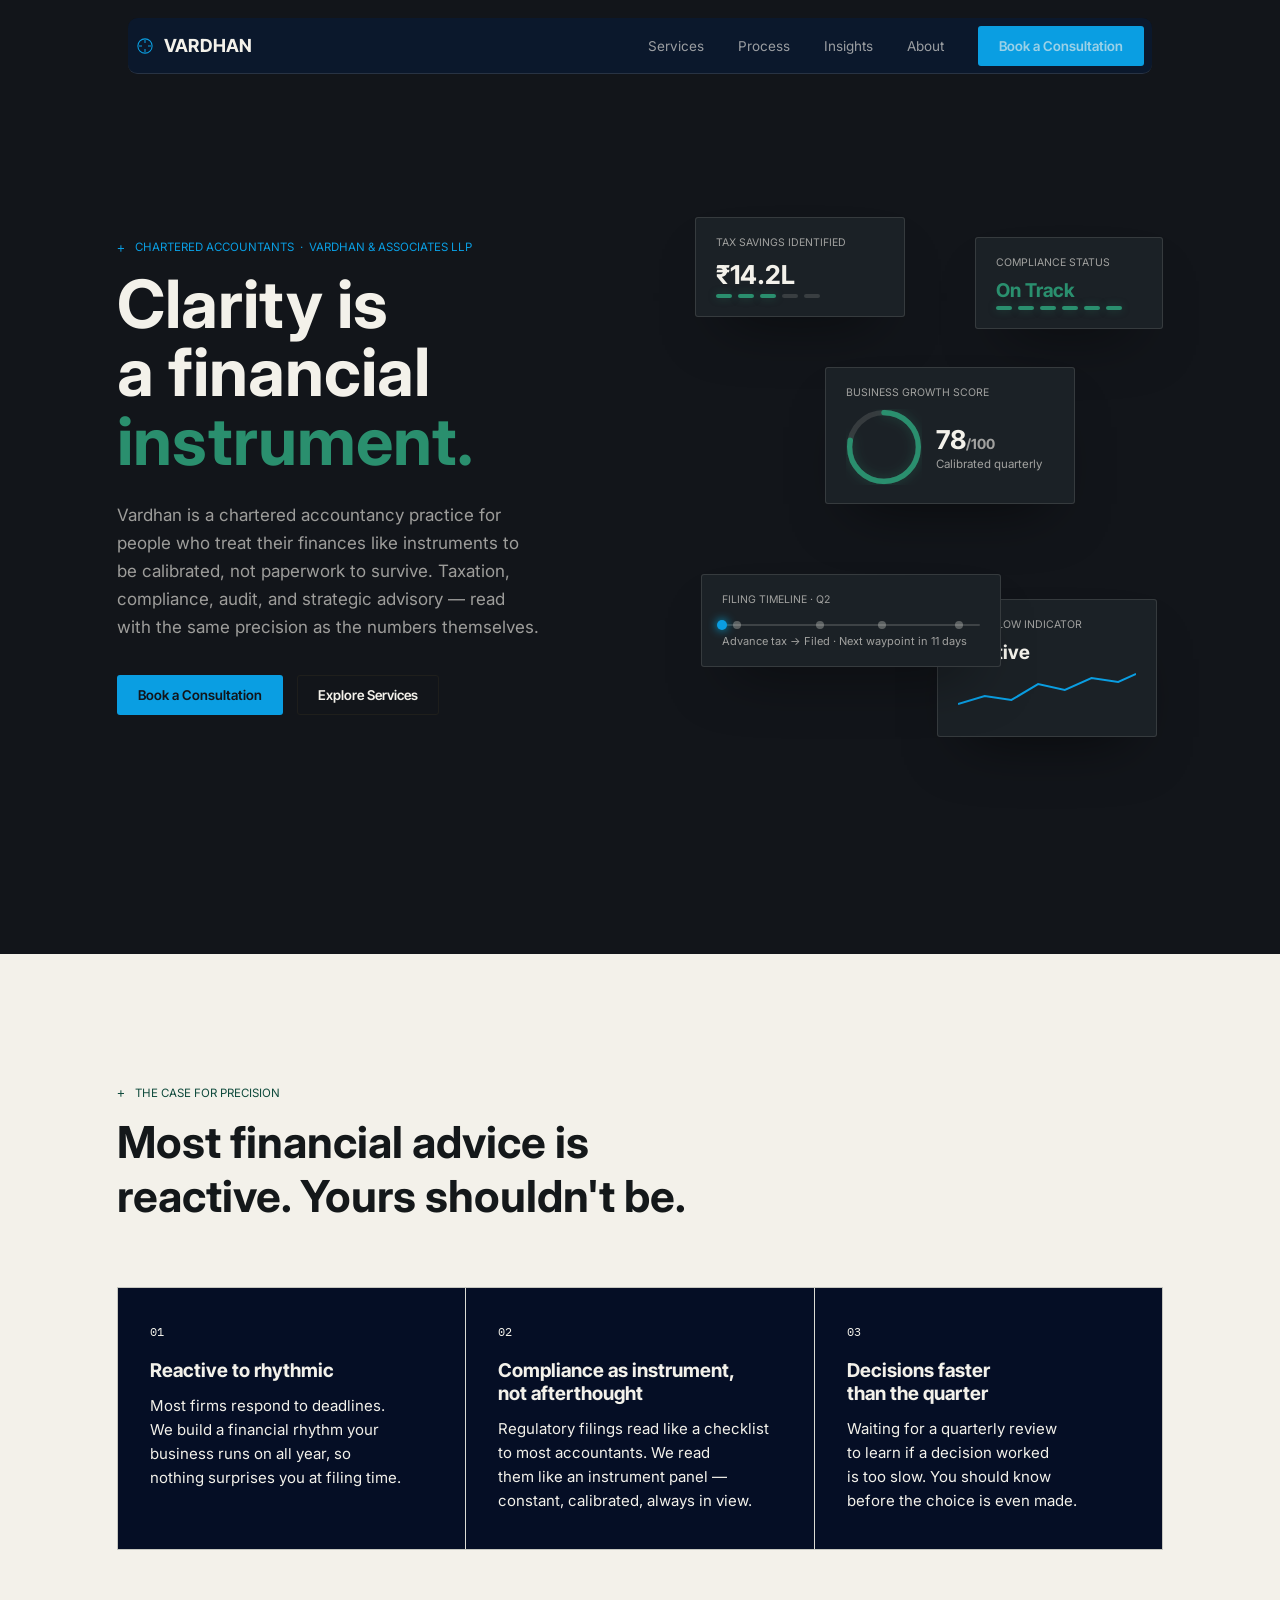
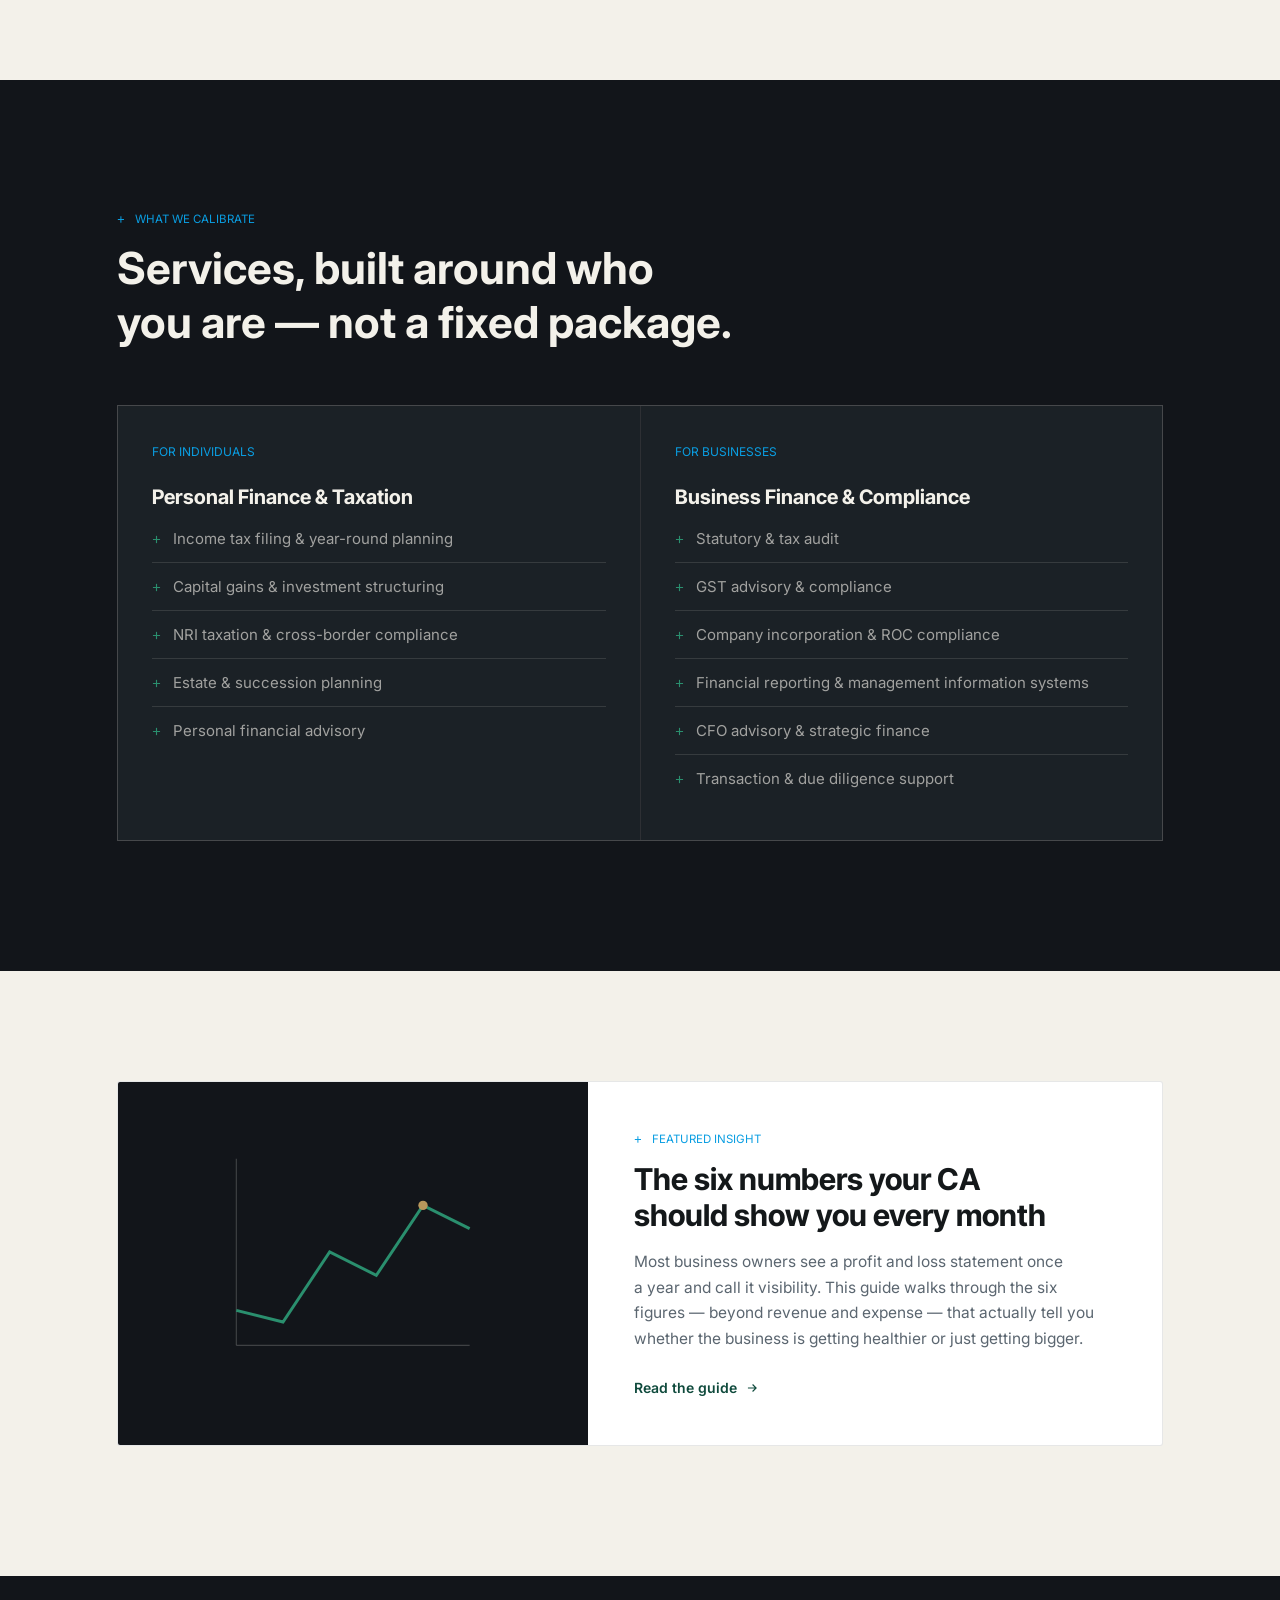
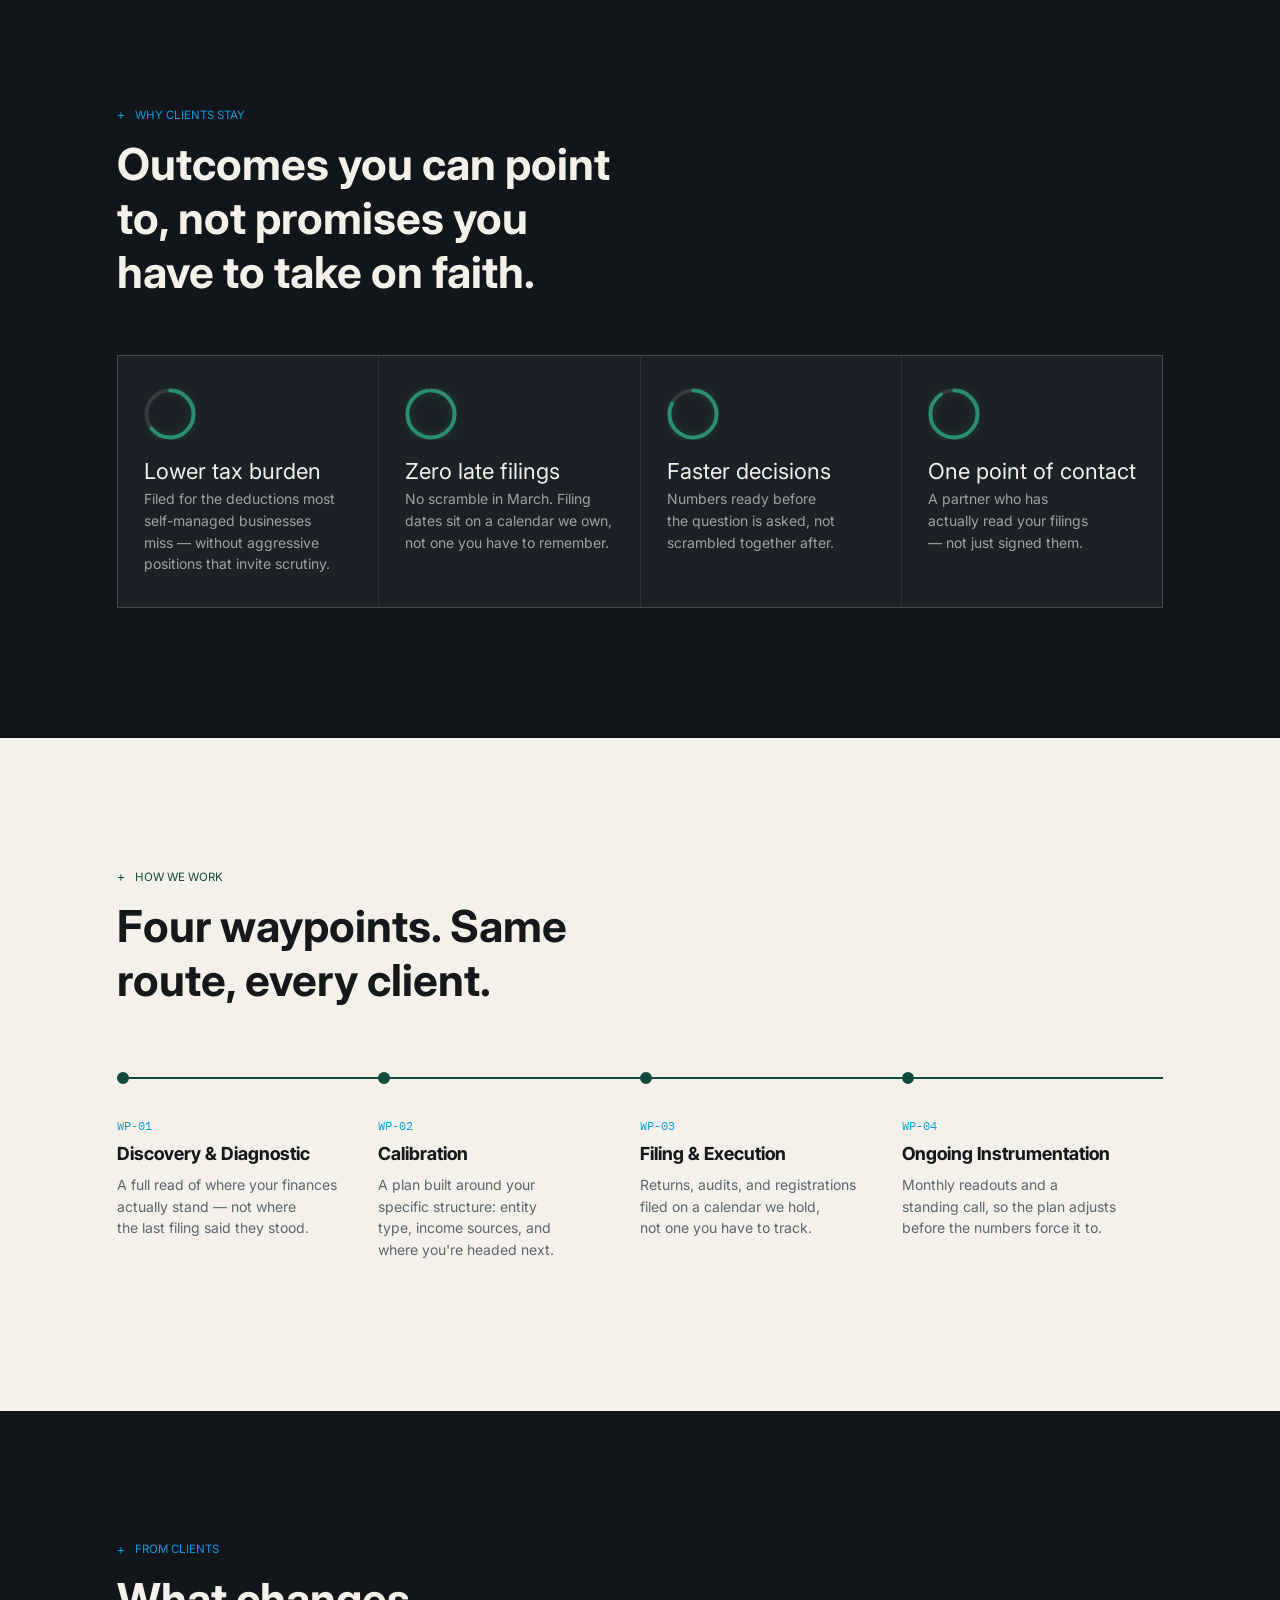
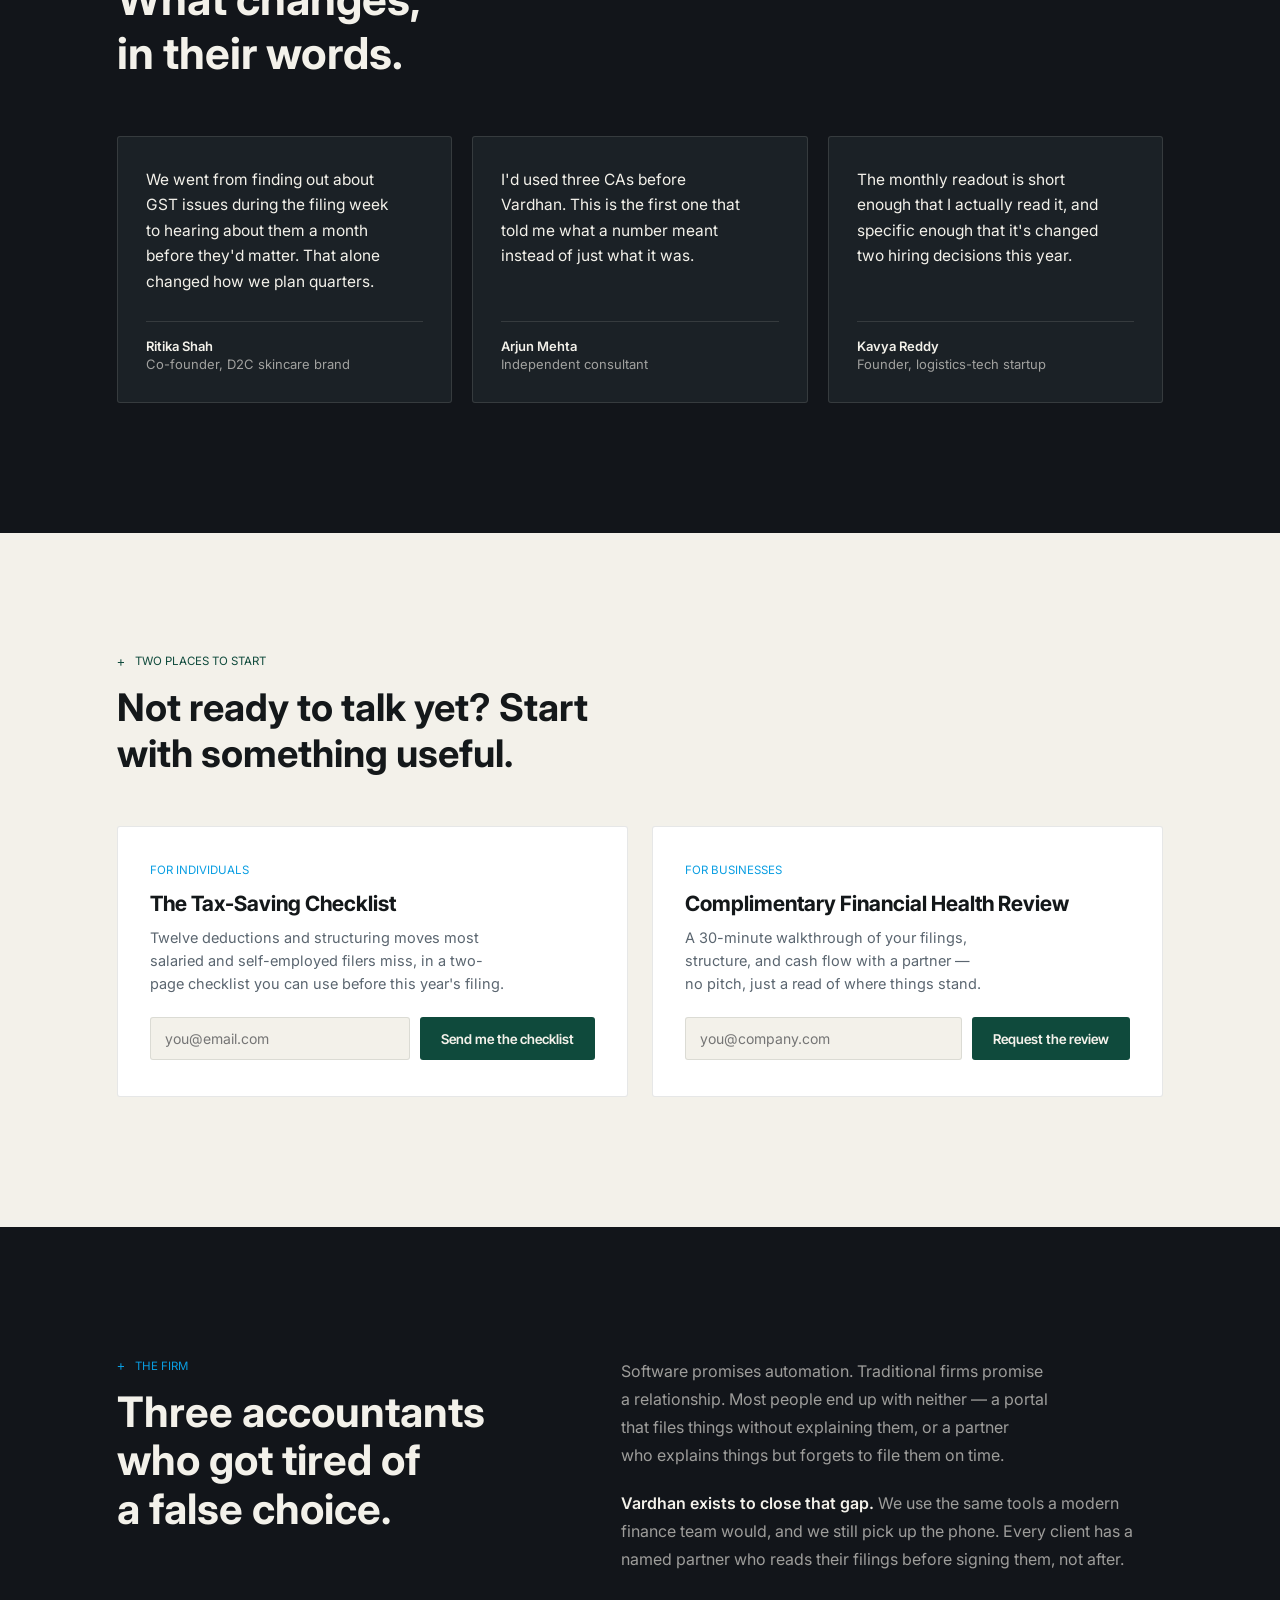
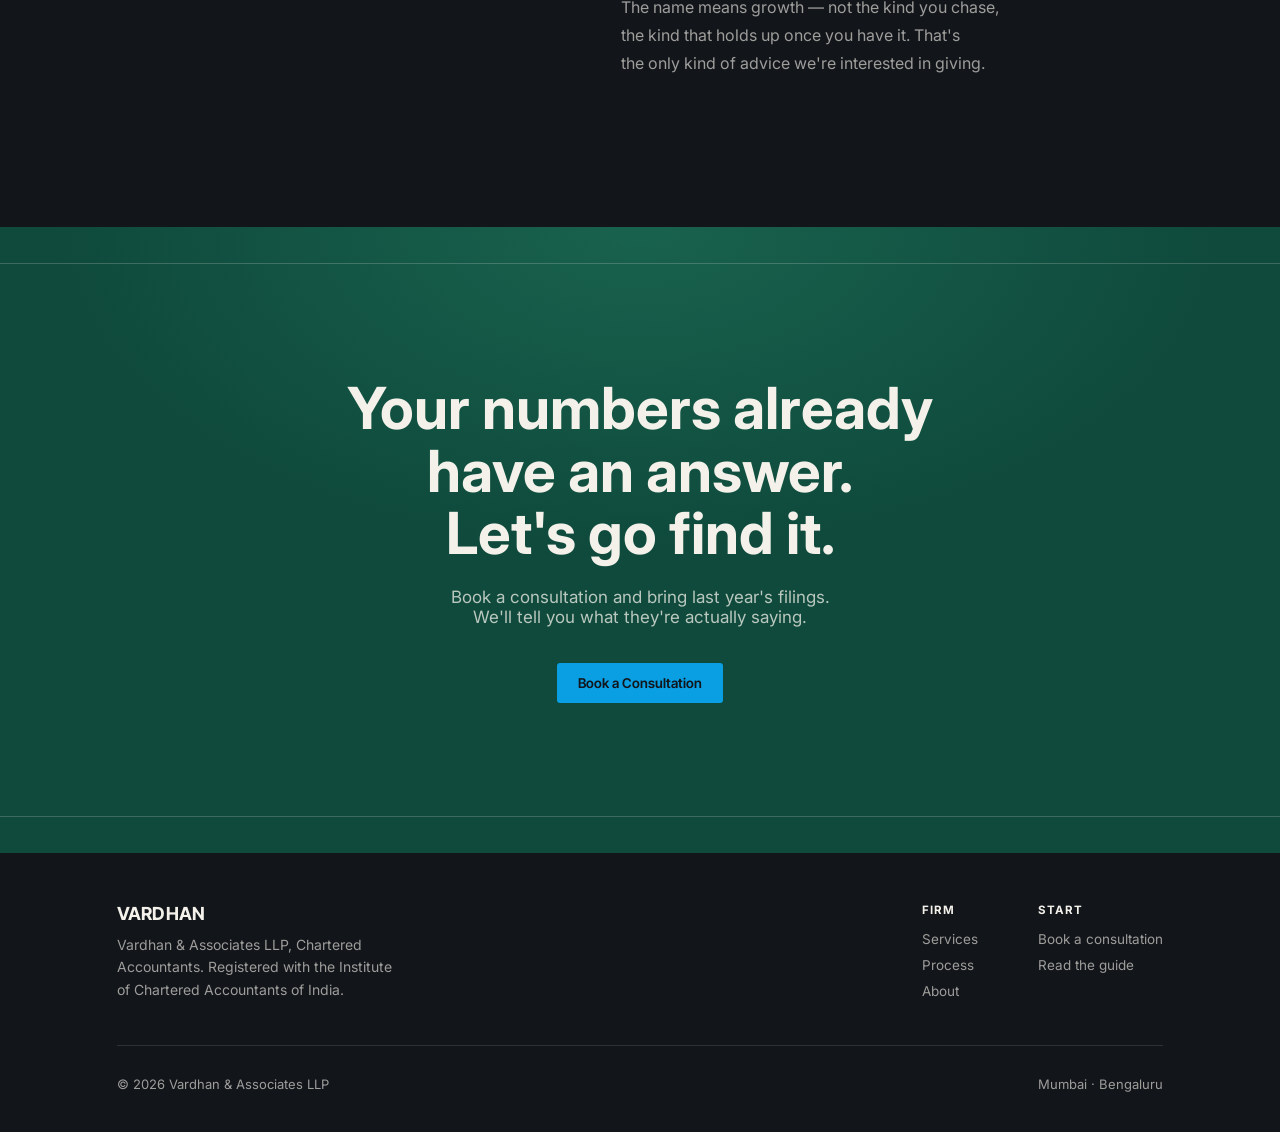
<file: index.html>
<!DOCTYPE html>
<html lang="en">

<head>
  <meta charset="UTF-8">
  <meta name="viewport" content="width=device-width, initial-scale=1.0">
  <title>Vardhan & Associates — Chartered Accountants</title>
  <link rel="preconnect" href="https://fonts.googleapis.com">
  <link rel="preconnect" href="https://fonts.gstatic.com" crossorigin>
  <link
    href="https://fonts.googleapis.com/css2?family=Inter+Tight:wght@500;600;700;800&family=Inter:wght@400;500;600&family=IBM+Plex+Mono:wght@400;500&display=swap"
    rel="stylesheet">
  <link rel="stylesheet" href="style.css">
</head>

<body>

  <header>
    <div class="nav-inner">
      <div class="brand">
        <svg viewBox="0 0 24 24" fill="none">
          <circle cx="12" cy="12" r="9.5" stroke="var(--gold)" stroke-width="1.4" />
          <path d="M12 4V8M12 16V20M4 12H8M16 12H20" stroke="var(--gold)" stroke-width="1.4" />
        </svg>
        VARDHAN
      </div>
      <div class="navlinks">
        <a href="#services">Services</a>
        <a href="#process">Process</a>
        <a href="#insight">Insights</a>
        <a href="#about">About</a>
        <a href="#contact" class="btn btn-solid">Book a Consultation</a>
      </div>

      <button class="hamburger" id="hamburgerBtn" aria-label="Toggle menu" aria-expanded="false">
        <span></span>
        <span></span>
        <span></span>
      </button>
      <div class="mobile-menu" id="mobileMenu">
        <a href="#services">Services</a>
        <a href="#process">Process</a>
        <a href="#insight">Insights</a>
        <a href="#about">About</a>
        <a href="#contact" class="btn btn-solid">Book a Consultation</a>
      </div>
    </div>
  </header>

  <!-- ================= HERO ================= -->
  <section class="dark hero">
    <div class="wrap hero-grid">
      <div>
        <div class="eyebrow">CHARTERED ACCOUNTANTS &nbsp;·&nbsp; VARDHAN &amp; ASSOCIATES LLP</div>
        <h1 class="headline">Clarity is a financial <em>instrument.</em></h1>
        <p class="sub">Vardhan is a chartered accountancy practice for people who treat their finances like instruments
          to be calibrated, not paperwork to survive. Taxation, compliance, audit, and strategic advisory — read with
          the same precision as the numbers themselves.</p>
        <div class="hero-ctas">
          <a href="#contact" class="btn btn-solid">Book a Consultation</a>
          <a href="#services" class="btn btn-ghost-dark">Explore Services</a>
        </div>
      </div>

      <div class="panel" id="heroPanel">
        <div class="gcard card-growth reveal">
          <div class="glabel">Business Growth Score</div>
          <div class="ring-wrap">
            <svg width="76" height="76" viewBox="0 0 84 84">
              <circle class="ring-track" cx="42" cy="42" r="38" />
              <circle class="ring-fill" data-pct="0.78" cx="42" cy="42" r="38" />
            </svg>
            <div>
              <div class="gvalue">78<span style="font-size:14px;color:var(--text-light-dim)">/100</span></div>
              <div style="font-size:11.5px;color:var(--text-light-dim);margin-top:2px;">Calibrated quarterly</div>
            </div>
          </div>
        </div>

        <div class="gcard card-tax reveal">
          <div class="glabel">Tax Savings Identified</div>
          <div class="gvalue">₹<span class="counter" data-target="14.2">0</span>L</div>
          <div class="tickrow"><i class="lit"></i><i class="lit"></i><i class="lit"></i><i></i><i></i></div>
        </div>

        <div class="gcard card-compliance reveal">
          <div class="glabel">Compliance Status</div>
          <div class="gvalue" style="font-size:19px;color:var(--emerald-bright);">On Track</div>
          <div class="tickrow"><i class="lit"></i><i class="lit"></i><i class="lit"></i><i class="lit"></i><i
              class="lit"></i><i class="lit"></i></div>
        </div>

        <div class="gcard card-timeline reveal">
          <div class="glabel">Filing Timeline · Q2</div>
          <div class="tl-line"><span class="tl-dot" style="left:6%"></span><span class="tl-dot"
              style="left:38%"></span><span class="tl-dot" style="left:62%"></span><span class="tl-dot"
              style="left:92%"></span><span class="tl-glow"></span></div>
          <div style="font-size:11px;color:var(--text-light-dim);">Advance tax → Filed · Next waypoint in 11 days</div>
        </div>

        <div class="gcard card-cashflow reveal">
          <div class="glabel">Cash Flow Indicator</div>
          <div class="gvalue" style="font-size:19px;">Positive</div>
          <svg class="spark" viewBox="0 0 200 44" preserveAspectRatio="none">
            <path d="M0,34 L30,26 L60,30 L90,14 L120,20 L150,8 L180,12 L200,4" />
          </svg>
        </div>
      </div>
    </div>
  </section>

  <!-- ================= WHY ================= -->
  <section class="light why">
    <div class="wrap">
      <div class="why-head reveal">
        <div class="eyebrow" style="color:var(--emerald);">THE CASE FOR PRECISION</div>
        <h2>Most financial advice is reactive. Yours shouldn't be.</h2>
      </div>
      <div class="why-grid reveal">
        <div class="why-card">
          <div class="num">01</div>
          <h3>Reactive to rhythmic</h3>
          <p>Most firms respond to deadlines. We build a financial rhythm your business runs on all year, so nothing
            surprises you at filing time.</p>
        </div>
        <div class="why-card">
          <div class="num">02</div>
          <h3>Compliance as instrument, not afterthought</h3>
          <p>Regulatory filings read like a checklist to most accountants. We read them like an instrument panel —
            constant, calibrated, always in view.</p>
        </div>
        <div class="why-card">
          <div class="num">03</div>
          <h3>Decisions faster than the quarter</h3>
          <p>Waiting for a quarterly review to learn if a decision worked is too slow. You should know before the choice
            is even made.</p>
        </div>
      </div>
    </div>
  </section>

  <!-- ================= SERVICES ================= -->
  <section class="dark services" id="services">
    <div class="wrap">
      <div class="svc-head reveal">
        <div class="eyebrow">WHAT WE CALIBRATE</div>
        <h2>Services, built around who you are — not a fixed package.</h2>
      </div>
      <div class="svc-cols reveal">
        <div class="svc-col">
          <span class="tag">FOR INDIVIDUALS</span>
          <h3>Personal Finance &amp; Taxation</h3>
          <ul class="svc-list">
            <li>Income tax filing &amp; year-round planning</li>
            <li>Capital gains &amp; investment structuring</li>
            <li>NRI taxation &amp; cross-border compliance</li>
            <li>Estate &amp; succession planning</li>
            <li>Personal financial advisory</li>
          </ul>
        </div>
        <div class="svc-col">
          <span class="tag">FOR BUSINESSES</span>
          <h3>Business Finance &amp; Compliance</h3>
          <ul class="svc-list">
            <li>Statutory &amp; tax audit</li>
            <li>GST advisory &amp; compliance</li>
            <li>Company incorporation &amp; ROC compliance</li>
            <li>Financial reporting &amp; management information systems</li>
            <li>CFO advisory &amp; strategic finance</li>
            <li>Transaction &amp; due diligence support</li>
          </ul>
        </div>
      </div>
    </div>
  </section>

  <!-- ================= FEATURED INSIGHT ================= -->
  <section class="light insight" id="insight">
    <div class="wrap">
      <div class="insight-card reveal">
        <div class="insight-visual">
          <svg viewBox="0 0 240 200" fill="none">
            <line x1="20" y1="170" x2="220" y2="170" stroke="rgba(243,241,234,0.2)" stroke-width="1" />
            <line x1="20" y1="10" x2="20" y2="170" stroke="rgba(243,241,234,0.2)" stroke-width="1" />
            <polyline points="20,140 60,150 100,90 140,110 180,50 220,70" fill="none" stroke="#2a8f6e"
              stroke-width="2.5" />
            <circle cx="180" cy="50" r="4" fill="#b9975b" />
          </svg>
        </div>
        <div class="insight-body">
          <span class="eyebrow">FEATURED INSIGHT</span>
          <h3>The six numbers your CA should show you every month</h3>
          <p>Most business owners see a profit and loss statement once a year and call it visibility. This guide walks
            through the six figures — beyond revenue and expense — that actually tell you whether the business is
            getting healthier or just getting bigger.</p>
          <a href="#" class="readlink">Read the guide <svg viewBox="0 0 24 24" fill="none">
              <path d="M5 12h14M13 6l6 6-6 6" stroke="currentColor" stroke-width="2" />
            </svg></a>
        </div>
      </div>
    </div>
  </section>

  <!-- ================= WHY CLIENTS STAY ================= -->
  <section class="dark stay">
    <div class="wrap">
      <div class="stay-head reveal">
        <div class="eyebrow">WHY CLIENTS STAY</div>
        <h2>Outcomes you can point to, not promises you have to take on faith.</h2>
      </div>
      <div class="stay-grid reveal">
        <div class="stay-card">
          <div class="ring-wrap">
            <svg width="52" height="52" viewBox="0 0 84 84">
              <circle class="ring-track" cx="42" cy="42" r="38" />
              <circle class="ring-fill" data-pct="0.64" cx="42" cy="42" r="38" />
            </svg>
          </div>
          <div class="gvalue">Lower tax burden</div>
          <p>Filed for the deductions most self-managed businesses miss — without aggressive positions that invite
            scrutiny.</p>
        </div>
        <div class="stay-card">
          <div class="ring-wrap">
            <svg width="52" height="52" viewBox="0 0 84 84">
              <circle class="ring-track" cx="42" cy="42" r="38" />
              <circle class="ring-fill" data-pct="0.97" cx="42" cy="42" r="38" />
            </svg>
          </div>
          <div class="gvalue">Zero late filings</div>
          <p>No scramble in March. Filing dates sit on a calendar we own, not one you have to remember.</p>
        </div>
        <div class="stay-card">
          <div class="ring-wrap">
            <svg width="52" height="52" viewBox="0 0 84 84">
              <circle class="ring-track" cx="42" cy="42" r="38" />
              <circle class="ring-fill" data-pct="0.82" cx="42" cy="42" r="38" />
            </svg>
          </div>
          <div class="gvalue">Faster decisions</div>
          <p>Numbers ready before the question is asked, not scrambled together after.</p>
        </div>
        <div class="stay-card">
          <div class="ring-wrap">
            <svg width="52" height="52" viewBox="0 0 84 84">
              <circle class="ring-track" cx="42" cy="42" r="38" />
              <circle class="ring-fill" data-pct="0.9" cx="42" cy="42" r="38" />
            </svg>
          </div>
          <div class="gvalue">One point of contact</div>
          <p>A partner who has actually read your filings — not just signed them.</p>
        </div>
      </div>
    </div>
  </section>

  <!-- ================= PROCESS ================= -->
  <section class="light process" id="process">
    <div class="wrap">
      <div class="process-head reveal">
        <div class="eyebrow" style="color:var(--emerald);">HOW WE WORK</div>
        <h2>Four waypoints. Same route, every client.</h2>
      </div>
      <div class="flightpath reveal" id="flightpath">
        <div class="fp-line">
          <div class="fill" id="fpFill"></div>
        </div>
        <div class="fp-steps">
          <div class="fp-step">
            <div class="fp-dot"></div>
            <div class="wp">WP-01</div>
            <h4>Discovery &amp; Diagnostic</h4>
            <p>A full read of where your finances actually stand — not where the last filing said they stood.</p>
          </div>
          <div class="fp-step">
            <div class="fp-dot"></div>
            <div class="wp">WP-02</div>
            <h4>Calibration</h4>
            <p>A plan built around your specific structure: entity type, income sources, and where you're headed next.
            </p>
          </div>
          <div class="fp-step">
            <div class="fp-dot"></div>
            <div class="wp">WP-03</div>
            <h4>Filing &amp; Execution</h4>
            <p>Returns, audits, and registrations filed on a calendar we hold, not one you have to track.</p>
          </div>
          <div class="fp-step">
            <div class="fp-dot"></div>
            <div class="wp">WP-04</div>
            <h4>Ongoing Instrumentation</h4>
            <p>Monthly readouts and a standing call, so the plan adjusts before the numbers force it to.</p>
          </div>
        </div>
      </div>
    </div>
  </section>

  <!-- ================= TESTIMONIALS ================= -->
  <section class="dark testi">
    <div class="wrap">
      <div class="testi-head reveal">
        <div class="eyebrow">FROM CLIENTS</div>
        <h2>What changes, in their words.</h2>
      </div>
      <div class="testi-grid reveal">
        <div class="testi-card">
          <p class="quote">We went from finding out about GST issues during the filing week to hearing about them a
            month before they'd matter. That alone changed how we plan quarters.</p>
          <div class="who"><b>Ritika Shah</b>Co-founder, D2C skincare brand</div>
        </div>
        <div class="testi-card">
          <p class="quote">I'd used three CAs before Vardhan. This is the first one that told me what a number meant
            instead of just what it was.</p>
          <div class="who"><b>Arjun Mehta</b>Independent consultant</div>
        </div>
        <div class="testi-card">
          <p class="quote">The monthly readout is short enough that I actually read it, and specific enough that it's
            changed two hiring decisions this year.</p>
          <div class="who"><b>Kavya Reddy</b>Founder, logistics-tech startup</div>
        </div>
      </div>
    </div>
  </section>

  <!-- ================= LEAD GEN ================= -->
  <section class="light leadgen">
    <div class="wrap">
      <div class="lg-head reveal">
        <div class="eyebrow" style="color:var(--emerald);">TWO PLACES TO START</div>
        <h2>Not ready to talk yet? Start with something useful.</h2>
      </div>
      <div class="lg-grid reveal">
        <div class="lg-card">
          <span class="tag">FOR INDIVIDUALS</span>
          <h3>The Tax-Saving Checklist</h3>
          <p>Twelve deductions and structuring moves most salaried and self-employed filers miss, in a two-page
            checklist you can use before this year's filing.</p>
          <form class="lg-form" onsubmit="return sendLead(this,'checklist')">
            <input type="email" required placeholder="you@email.com" aria-label="Email address">
            <button class="btn" type="submit">Send me the checklist</button>
          </form>
          <div class="toast">Sent — check your inbox in a few minutes.</div>
        </div>
        <div class="lg-card">
          <span class="tag">FOR BUSINESSES</span>
          <h3>Complimentary Financial Health Review</h3>
          <p>A 30-minute walkthrough of your filings, structure, and cash flow with a partner — no pitch, just a read of
            where things stand.</p>
          <form class="lg-form" onsubmit="return sendLead(this,'review')">
            <input type="email" required placeholder="you@company.com" aria-label="Work email">
            <button class="btn" type="submit">Request the review</button>
          </form>
          <div class="toast">Request received — we'll follow up within a day.</div>
        </div>
      </div>
    </div>
  </section>

  <!-- ================= ABOUT ================= -->
  <section class="dark about" id="about">
    <div class="wrap about-grid">
      <div class="reveal">
        <div class="eyebrow">THE FIRM</div>
        <h2>Three accountants who got tired of a false choice.</h2>
      </div>
      <div class="about-body reveal">
        <p>Software promises automation. Traditional firms promise a relationship. Most people end up with neither — a
          portal that files things without explaining them, or a partner who explains things but forgets to file them on
          time.</p>
        <p><b>Vardhan exists to close that gap.</b> We use the same tools a modern finance team would, and we still pick
          up the phone. Every client has a named partner who reads their filings before signing them, not after.</p>
        <p>The name means growth — not the kind you chase, the kind that holds up once you have it. That's the only kind
          of advice we're interested in giving.</p>
      </div>
    </div>
  </section>

  <!-- ================= FINAL CTA ================= -->
  <section class="finale" id="contact">
    <div class="wrap">
      <h2>Your numbers already have an answer. Let's go find it.</h2>
      <p>Book a consultation and bring last year's filings. We'll tell you what they're actually saying.</p>
      <a href="mailto:hello@vardhan-associates.example" class="btn btn-solid">Book a Consultation</a>
    </div>
  </section>

  <footer>
    <div class="wrap">
      <div class="footer-top">
        <div>
          <div class="brand">VARDHAN</div>
          <p>Vardhan &amp; Associates LLP, Chartered Accountants. Registered with the Institute of Chartered Accountants
            of India.</p>
        </div>
        <div class="footer-cols">
          <div class="footer-col">
            <h5>Firm</h5>
            <a href="#services">Services</a>
            <a href="#process">Process</a>
            <a href="#about">About</a>
          </div>
          <div class="footer-col">
            <h5>Start</h5>
            <a href="#contact">Book a consultation</a>
            <a href="#insight">Read the guide</a>
          </div>
        </div>
      </div>
      <div class="footer-grid">
        <span>© 2026 Vardhan &amp; Associates LLP</span>
        <span>Mumbai · Bengaluru</span>
      </div>
    </div>
  </footer>

  <script src="./script.js"></script>
</body>

</html>
</file>
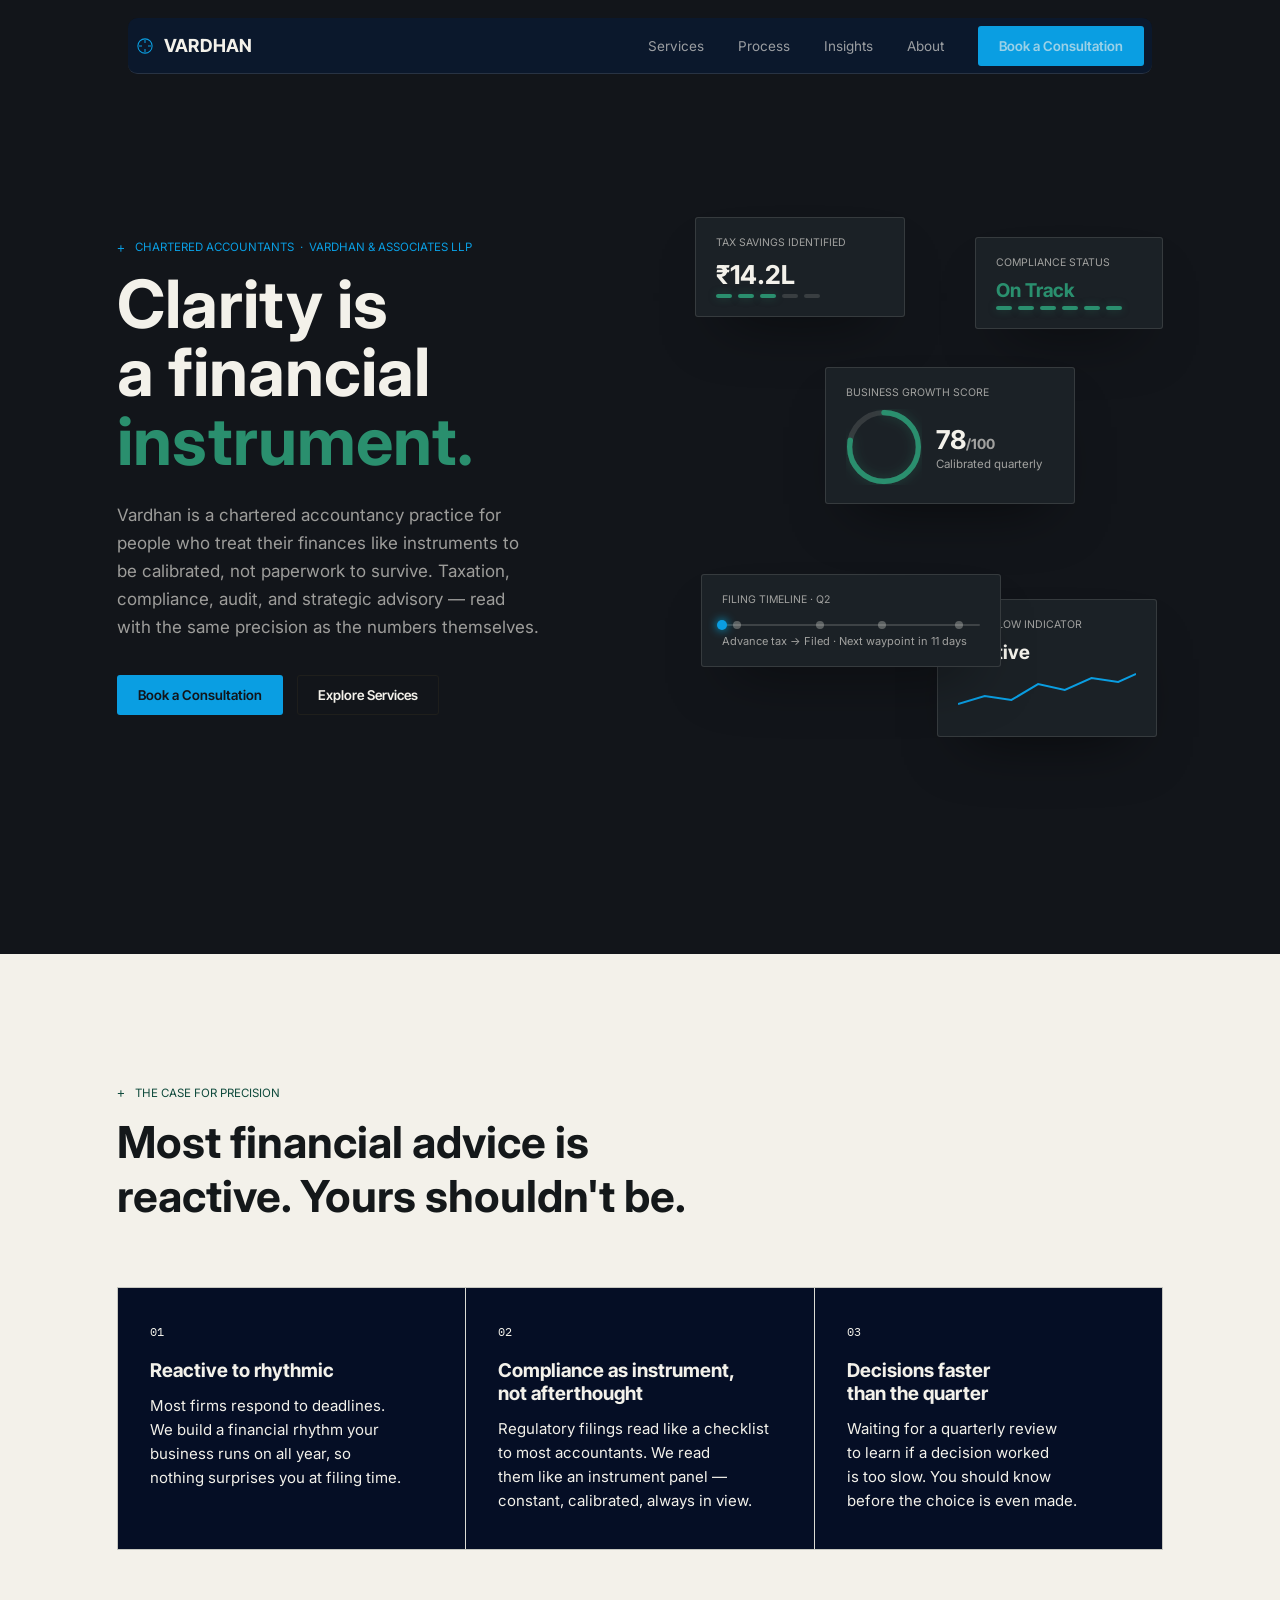
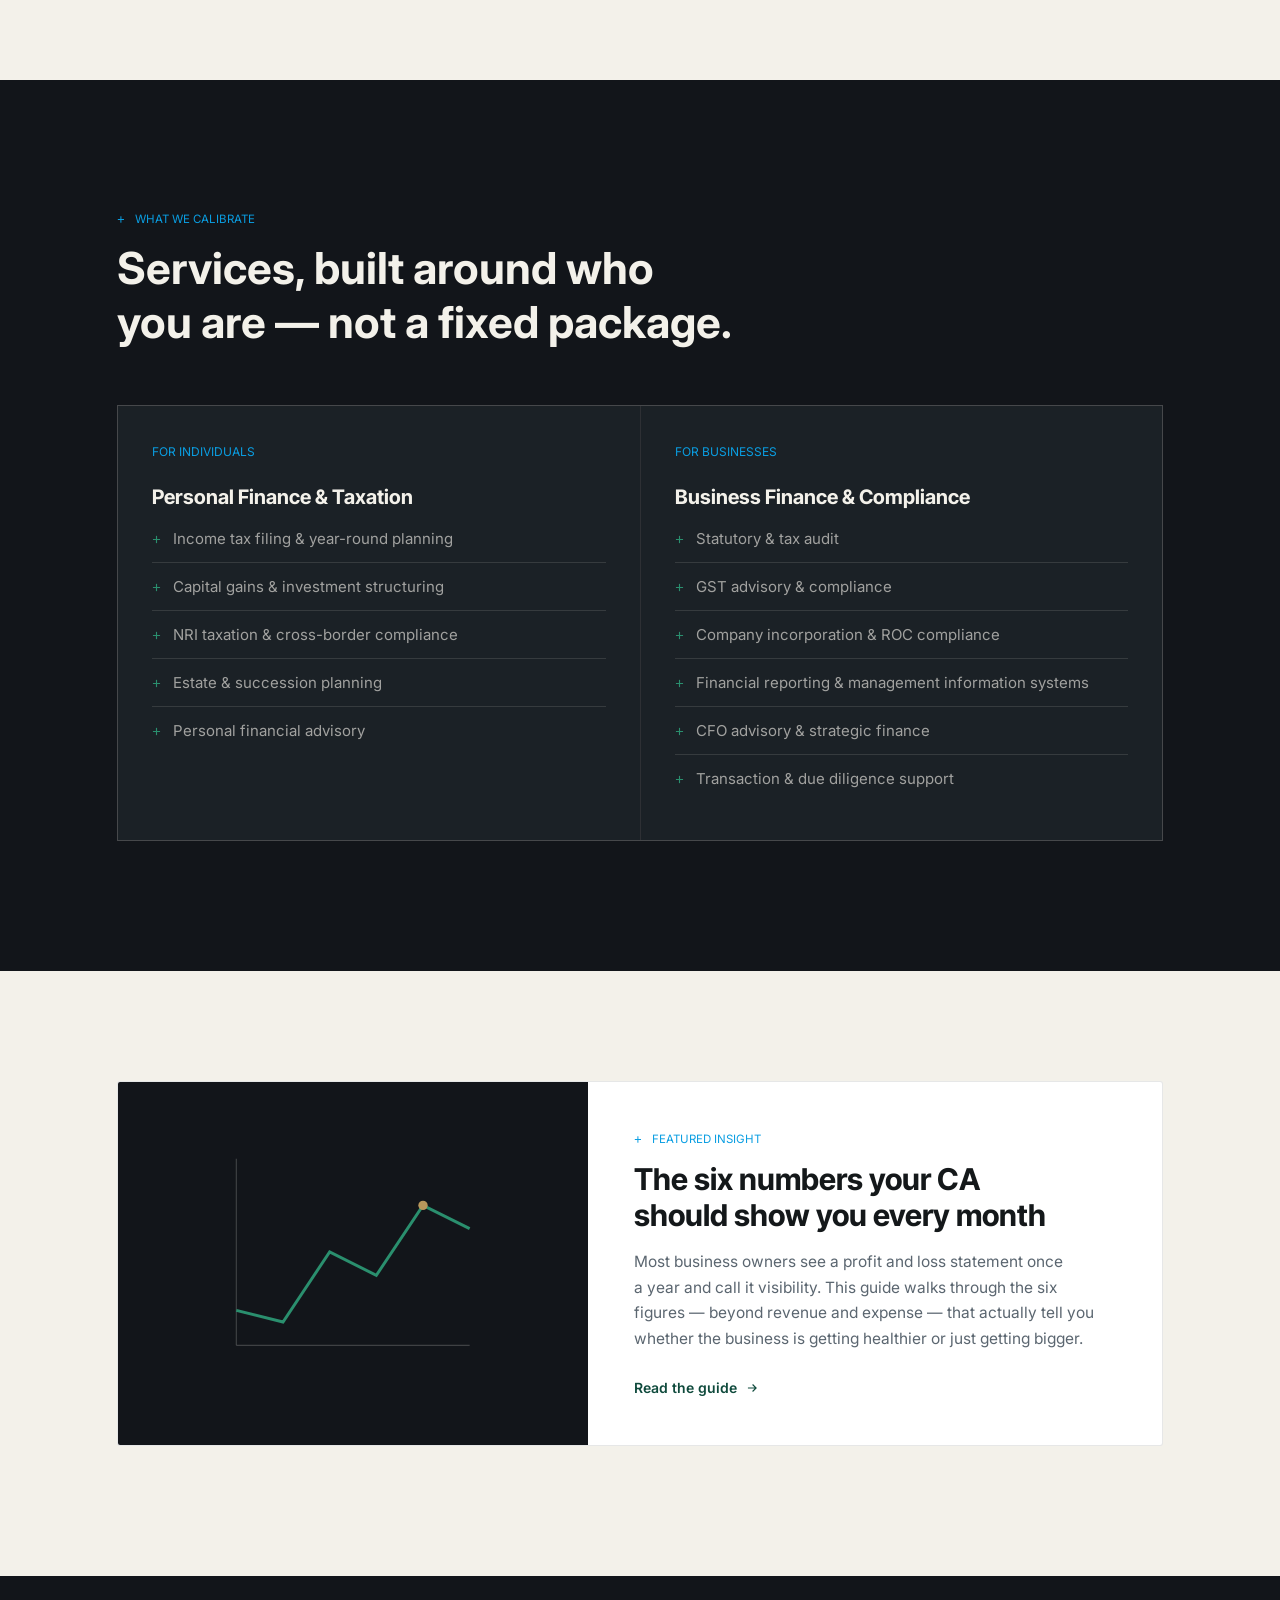
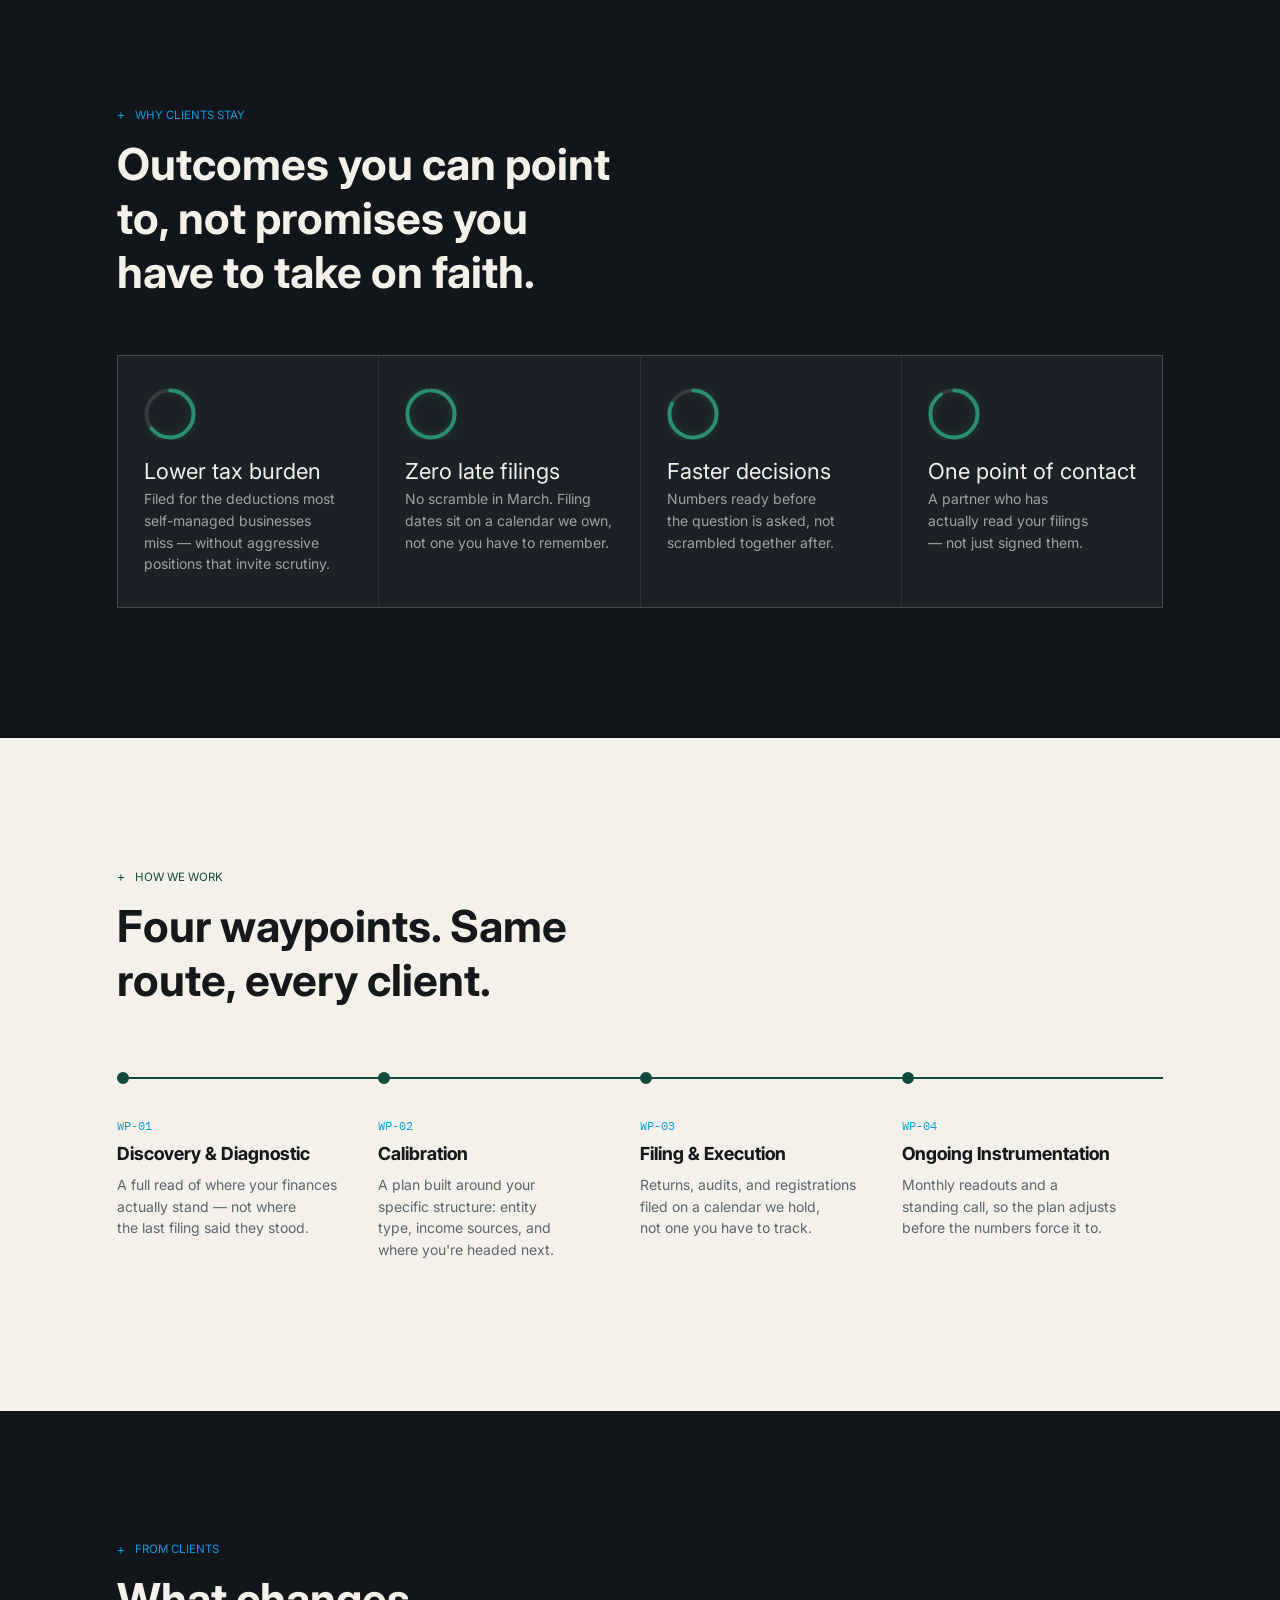
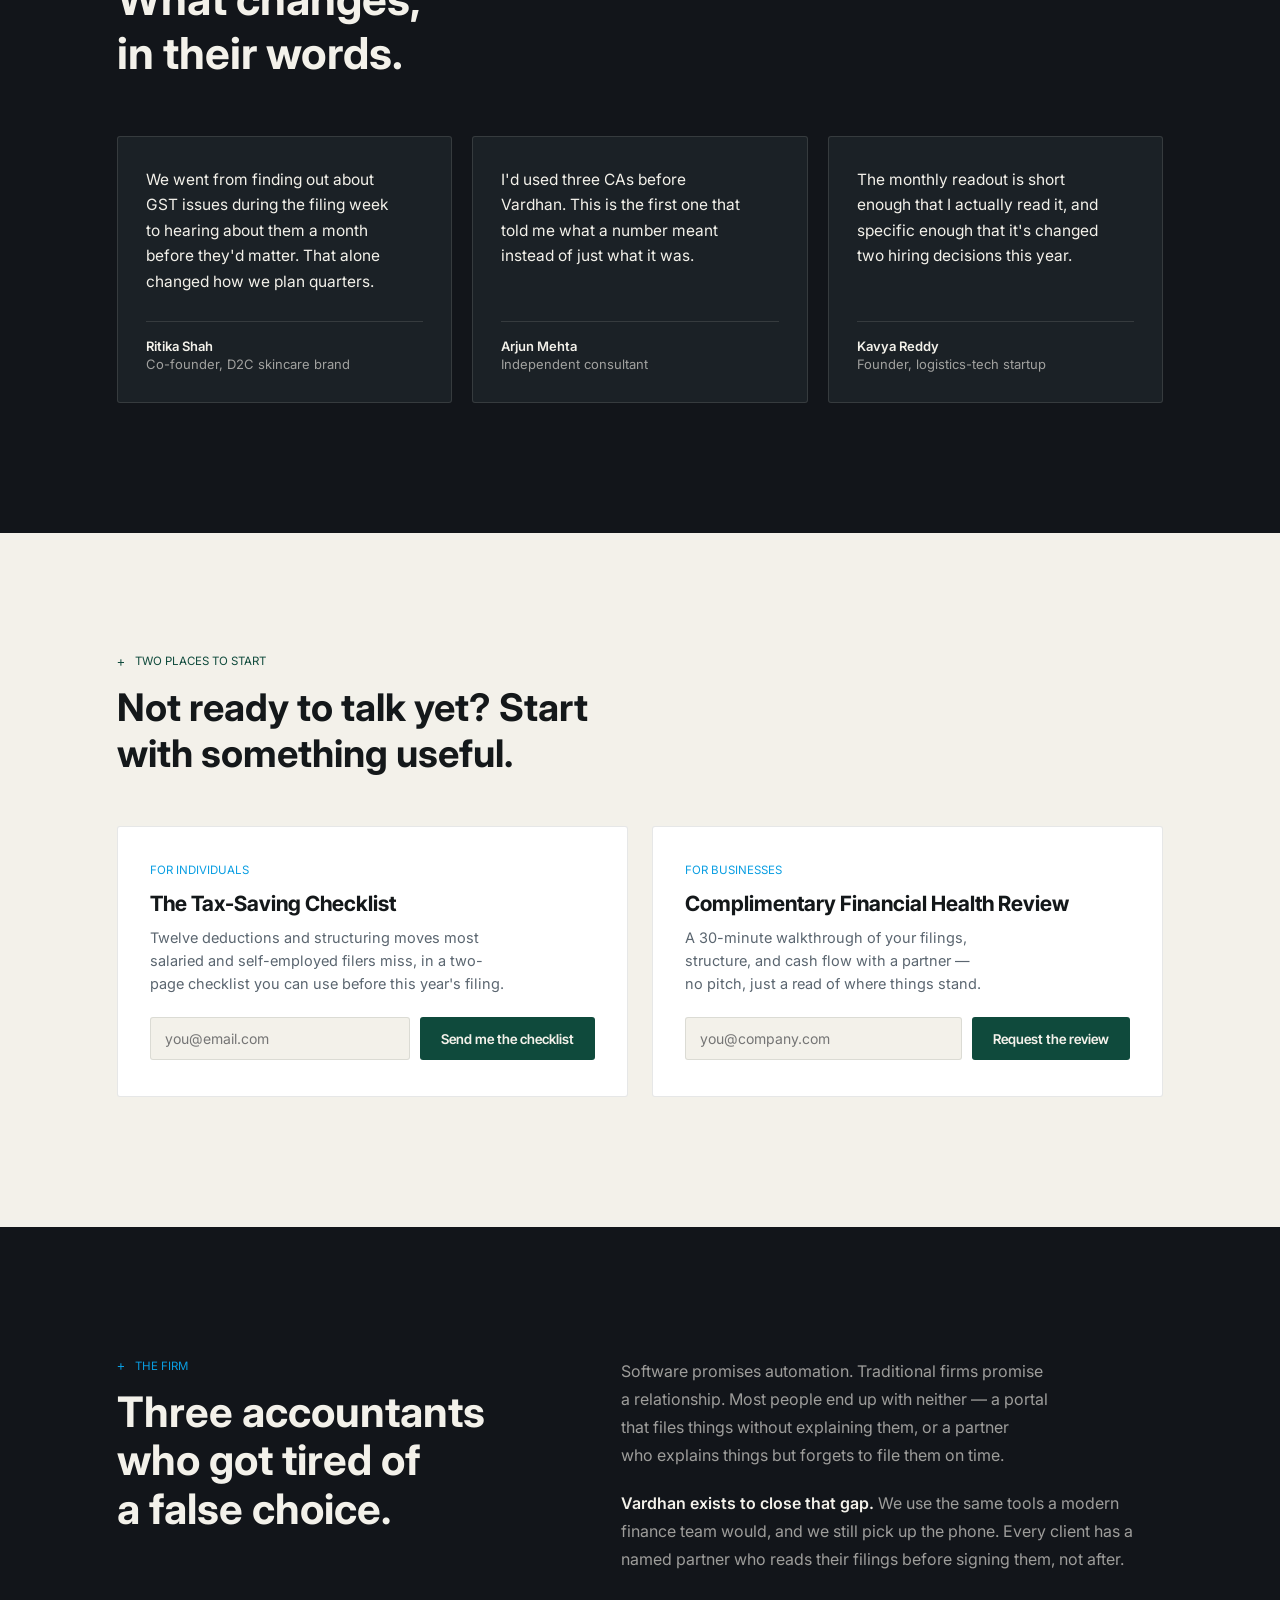
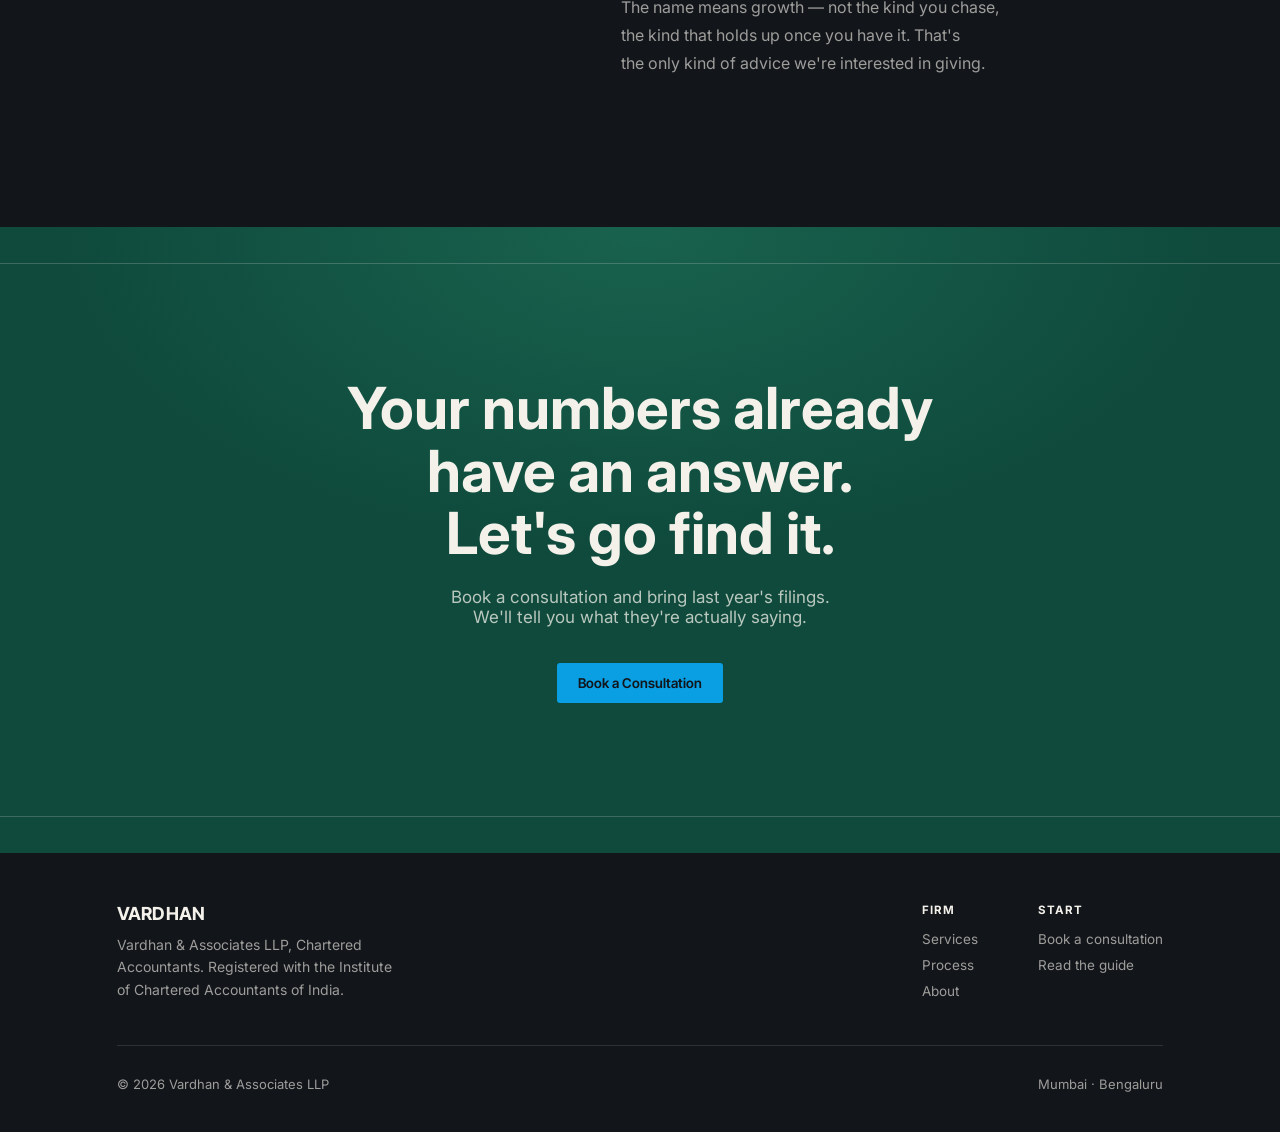
<file: vardhan-ca-website.html>
<!DOCTYPE html>
<html lang="en">

<head>
  <meta charset="UTF-8">
  <meta name="viewport" content="width=device-width, initial-scale=1.0">
  <title>Vardhan & Associates — Chartered Accountants</title>
  <link rel="preconnect" href="https://fonts.googleapis.com">
  <link rel="preconnect" href="https://fonts.gstatic.com" crossorigin>
  <link
    href="https://fonts.googleapis.com/css2?family=Inter+Tight:wght@500;600;700;800&family=Inter:wght@400;500;600&family=IBM+Plex+Mono:wght@400;500&display=swap"
    rel="stylesheet">
  <link rel="stylesheet" href="style.css">
</head>

<body>

  <header>
    <div class="nav-inner">
      <div class="brand">
        <svg viewBox="0 0 24 24" fill="none">
          <circle cx="12" cy="12" r="9.5" stroke="var(--gold)" stroke-width="1.4" />
          <path d="M12 4V8M12 16V20M4 12H8M16 12H20" stroke="var(--gold)" stroke-width="1.4" />
        </svg>
        VARDHAN
      </div>
      <div class="navlinks">
        <a href="#services">Services</a>
        <a href="#process">Process</a>
        <a href="#insight">Insights</a>
        <a href="#about">About</a>
        <a href="#contact" class="btn btn-solid">Book a Consultation</a>
      </div>
    </div>
  </header>

  <!-- ================= HERO ================= -->
  <section class="dark hero">
    <div class="wrap hero-grid">
      <div>
        <div class="eyebrow">CHARTERED ACCOUNTANTS &nbsp;·&nbsp; VARDHAN &amp; ASSOCIATES LLP</div>
        <h1 class="headline">Clarity is a financial <em>instrument.</em></h1>
        <p class="sub">Vardhan is a chartered accountancy practice for people who treat their finances like instruments
          to be calibrated, not paperwork to survive. Taxation, compliance, audit, and strategic advisory — read with
          the same precision as the numbers themselves.</p>
        <div class="hero-ctas">
          <a href="#contact" class="btn btn-solid">Book a Consultation</a>
          <a href="#services" class="btn btn-ghost-dark">Explore Services</a>
        </div>
      </div>

      <div class="panel" id="heroPanel">
        <div class="gcard card-growth reveal">
          <div class="glabel">Business Growth Score</div>
          <div class="ring-wrap">
            <svg width="76" height="76" viewBox="0 0 84 84">
              <circle class="ring-track" cx="42" cy="42" r="38" />
              <circle class="ring-fill" data-pct="0.78" cx="42" cy="42" r="38" />
            </svg>
            <div>
              <div class="gvalue">78<span style="font-size:14px;color:var(--text-light-dim)">/100</span></div>
              <div style="font-size:11.5px;color:var(--text-light-dim);margin-top:2px;">Calibrated quarterly</div>
            </div>
          </div>
        </div>

        <div class="gcard card-tax reveal">
          <div class="glabel">Tax Savings Identified</div>
          <div class="gvalue">₹<span class="counter" data-target="14.2">0</span>L</div>
          <div class="tickrow"><i class="lit"></i><i class="lit"></i><i class="lit"></i><i></i><i></i></div>
        </div>

        <div class="gcard card-compliance reveal">
          <div class="glabel">Compliance Status</div>
          <div class="gvalue" style="font-size:19px;color:var(--emerald-bright);">On Track</div>
          <div class="tickrow"><i class="lit"></i><i class="lit"></i><i class="lit"></i><i class="lit"></i><i
              class="lit"></i><i class="lit"></i></div>
        </div>

        <div class="gcard card-timeline reveal">
          <div class="glabel">Filing Timeline · Q2</div>
          <div class="tl-line"><span class="tl-dot" style="left:6%"></span><span class="tl-dot"
              style="left:38%"></span><span class="tl-dot" style="left:62%"></span><span class="tl-dot"
              style="left:92%"></span><span class="tl-glow"></span></div>
          <div style="font-size:11px;color:var(--text-light-dim);">Advance tax → Filed · Next waypoint in 11 days</div>
        </div>

        <div class="gcard card-cashflow reveal">
          <div class="glabel">Cash Flow Indicator</div>
          <div class="gvalue" style="font-size:19px;">Positive</div>
          <svg class="spark" viewBox="0 0 200 44" preserveAspectRatio="none">
            <path d="M0,34 L30,26 L60,30 L90,14 L120,20 L150,8 L180,12 L200,4" />
          </svg>
        </div>
      </div>
    </div>
  </section>

  <!-- ================= WHY ================= -->
  <section class="light why">
    <div class="wrap">
      <div class="why-head reveal">
        <div class="eyebrow" style="color:var(--emerald);">THE CASE FOR PRECISION</div>
        <h2>Most financial advice is reactive. Yours shouldn't be.</h2>
      </div>
      <div class="why-grid reveal">
        <div class="why-card">
          <div class="num">01</div>
          <h3>Reactive to rhythmic</h3>
          <p>Most firms respond to deadlines. We build a financial rhythm your business runs on all year, so nothing
            surprises you at filing time.</p>
        </div>
        <div class="why-card">
          <div class="num">02</div>
          <h3>Compliance as instrument, not afterthought</h3>
          <p>Regulatory filings read like a checklist to most accountants. We read them like an instrument panel —
            constant, calibrated, always in view.</p>
        </div>
        <div class="why-card">
          <div class="num">03</div>
          <h3>Decisions faster than the quarter</h3>
          <p>Waiting for a quarterly review to learn if a decision worked is too slow. You should know before the choice
            is even made.</p>
        </div>
      </div>
    </div>
  </section>

  <!-- ================= SERVICES ================= -->
  <section class="dark services" id="services">
    <div class="wrap">
      <div class="svc-head reveal">
        <div class="eyebrow">WHAT WE CALIBRATE</div>
        <h2>Services, built around who you are — not a fixed package.</h2>
      </div>
      <div class="svc-cols reveal">
        <div class="svc-col">
          <span class="tag">FOR INDIVIDUALS</span>
          <h3>Personal Finance &amp; Taxation</h3>
          <ul class="svc-list">
            <li>Income tax filing &amp; year-round planning</li>
            <li>Capital gains &amp; investment structuring</li>
            <li>NRI taxation &amp; cross-border compliance</li>
            <li>Estate &amp; succession planning</li>
            <li>Personal financial advisory</li>
          </ul>
        </div>
        <div class="svc-col">
          <span class="tag">FOR BUSINESSES</span>
          <h3>Business Finance &amp; Compliance</h3>
          <ul class="svc-list">
            <li>Statutory &amp; tax audit</li>
            <li>GST advisory &amp; compliance</li>
            <li>Company incorporation &amp; ROC compliance</li>
            <li>Financial reporting &amp; management information systems</li>
            <li>CFO advisory &amp; strategic finance</li>
            <li>Transaction &amp; due diligence support</li>
          </ul>
        </div>
      </div>
    </div>
  </section>

  <!-- ================= FEATURED INSIGHT ================= -->
  <section class="light insight" id="insight">
    <div class="wrap">
      <div class="insight-card reveal">
        <div class="insight-visual">
          <svg viewBox="0 0 240 200" fill="none">
            <line x1="20" y1="170" x2="220" y2="170" stroke="rgba(243,241,234,0.2)" stroke-width="1" />
            <line x1="20" y1="10" x2="20" y2="170" stroke="rgba(243,241,234,0.2)" stroke-width="1" />
            <polyline points="20,140 60,150 100,90 140,110 180,50 220,70" fill="none" stroke="#2a8f6e"
              stroke-width="2.5" />
            <circle cx="180" cy="50" r="4" fill="#b9975b" />
          </svg>
        </div>
        <div class="insight-body">
          <span class="eyebrow">FEATURED INSIGHT</span>
          <h3>The six numbers your CA should show you every month</h3>
          <p>Most business owners see a profit and loss statement once a year and call it visibility. This guide walks
            through the six figures — beyond revenue and expense — that actually tell you whether the business is
            getting healthier or just getting bigger.</p>
          <a href="#" class="readlink">Read the guide <svg viewBox="0 0 24 24" fill="none">
              <path d="M5 12h14M13 6l6 6-6 6" stroke="currentColor" stroke-width="2" />
            </svg></a>
        </div>
      </div>
    </div>
  </section>

  <!-- ================= WHY CLIENTS STAY ================= -->
  <section class="dark stay">
    <div class="wrap">
      <div class="stay-head reveal">
        <div class="eyebrow">WHY CLIENTS STAY</div>
        <h2>Outcomes you can point to, not promises you have to take on faith.</h2>
      </div>
      <div class="stay-grid reveal">
        <div class="stay-card">
          <div class="ring-wrap">
            <svg width="52" height="52" viewBox="0 0 84 84">
              <circle class="ring-track" cx="42" cy="42" r="38" />
              <circle class="ring-fill" data-pct="0.64" cx="42" cy="42" r="38" />
            </svg>
          </div>
          <div class="gvalue">Lower tax burden</div>
          <p>Filed for the deductions most self-managed businesses miss — without aggressive positions that invite
            scrutiny.</p>
        </div>
        <div class="stay-card">
          <div class="ring-wrap">
            <svg width="52" height="52" viewBox="0 0 84 84">
              <circle class="ring-track" cx="42" cy="42" r="38" />
              <circle class="ring-fill" data-pct="0.97" cx="42" cy="42" r="38" />
            </svg>
          </div>
          <div class="gvalue">Zero late filings</div>
          <p>No scramble in March. Filing dates sit on a calendar we own, not one you have to remember.</p>
        </div>
        <div class="stay-card">
          <div class="ring-wrap">
            <svg width="52" height="52" viewBox="0 0 84 84">
              <circle class="ring-track" cx="42" cy="42" r="38" />
              <circle class="ring-fill" data-pct="0.82" cx="42" cy="42" r="38" />
            </svg>
          </div>
          <div class="gvalue">Faster decisions</div>
          <p>Numbers ready before the question is asked, not scrambled together after.</p>
        </div>
        <div class="stay-card">
          <div class="ring-wrap">
            <svg width="52" height="52" viewBox="0 0 84 84">
              <circle class="ring-track" cx="42" cy="42" r="38" />
              <circle class="ring-fill" data-pct="0.9" cx="42" cy="42" r="38" />
            </svg>
          </div>
          <div class="gvalue">One point of contact</div>
          <p>A partner who has actually read your filings — not just signed them.</p>
        </div>
      </div>
    </div>
  </section>

  <!-- ================= PROCESS ================= -->
  <section class="light process" id="process">
    <div class="wrap">
      <div class="process-head reveal">
        <div class="eyebrow" style="color:var(--emerald);">HOW WE WORK</div>
        <h2>Four waypoints. Same route, every client.</h2>
      </div>
      <div class="flightpath reveal" id="flightpath">
        <div class="fp-line">
          <div class="fill" id="fpFill"></div>
        </div>
        <div class="fp-steps">
          <div class="fp-step">
            <div class="fp-dot"></div>
            <div class="wp">WP-01</div>
            <h4>Discovery &amp; Diagnostic</h4>
            <p>A full read of where your finances actually stand — not where the last filing said they stood.</p>
          </div>
          <div class="fp-step">
            <div class="fp-dot"></div>
            <div class="wp">WP-02</div>
            <h4>Calibration</h4>
            <p>A plan built around your specific structure: entity type, income sources, and where you're headed next.
            </p>
          </div>
          <div class="fp-step">
            <div class="fp-dot"></div>
            <div class="wp">WP-03</div>
            <h4>Filing &amp; Execution</h4>
            <p>Returns, audits, and registrations filed on a calendar we hold, not one you have to track.</p>
          </div>
          <div class="fp-step">
            <div class="fp-dot"></div>
            <div class="wp">WP-04</div>
            <h4>Ongoing Instrumentation</h4>
            <p>Monthly readouts and a standing call, so the plan adjusts before the numbers force it to.</p>
          </div>
        </div>
      </div>
    </div>
  </section>

  <!-- ================= TESTIMONIALS ================= -->
  <section class="dark testi">
    <div class="wrap">
      <div class="testi-head reveal">
        <div class="eyebrow">FROM CLIENTS</div>
        <h2>What changes, in their words.</h2>
      </div>
      <div class="testi-grid reveal">
        <div class="testi-card">
          <p class="quote">We went from finding out about GST issues during the filing week to hearing about them a
            month before they'd matter. That alone changed how we plan quarters.</p>
          <div class="who"><b>Ritika Shah</b>Co-founder, D2C skincare brand</div>
        </div>
        <div class="testi-card">
          <p class="quote">I'd used three CAs before Vardhan. This is the first one that told me what a number meant
            instead of just what it was.</p>
          <div class="who"><b>Arjun Mehta</b>Independent consultant</div>
        </div>
        <div class="testi-card">
          <p class="quote">The monthly readout is short enough that I actually read it, and specific enough that it's
            changed two hiring decisions this year.</p>
          <div class="who"><b>Kavya Reddy</b>Founder, logistics-tech startup</div>
        </div>
      </div>
    </div>
  </section>

  <!-- ================= LEAD GEN ================= -->
  <section class="light leadgen">
    <div class="wrap">
      <div class="lg-head reveal">
        <div class="eyebrow" style="color:var(--emerald);">TWO PLACES TO START</div>
        <h2>Not ready to talk yet? Start with something useful.</h2>
      </div>
      <div class="lg-grid reveal">
        <div class="lg-card">
          <span class="tag">FOR INDIVIDUALS</span>
          <h3>The Tax-Saving Checklist</h3>
          <p>Twelve deductions and structuring moves most salaried and self-employed filers miss, in a two-page
            checklist you can use before this year's filing.</p>
          <form class="lg-form" onsubmit="return sendLead(this,'checklist')">
            <input type="email" required placeholder="you@email.com" aria-label="Email address">
            <button class="btn" type="submit">Send me the checklist</button>
          </form>
          <div class="toast">Sent — check your inbox in a few minutes.</div>
        </div>
        <div class="lg-card">
          <span class="tag">FOR BUSINESSES</span>
          <h3>Complimentary Financial Health Review</h3>
          <p>A 30-minute walkthrough of your filings, structure, and cash flow with a partner — no pitch, just a read of
            where things stand.</p>
          <form class="lg-form" onsubmit="return sendLead(this,'review')">
            <input type="email" required placeholder="you@company.com" aria-label="Work email">
            <button class="btn" type="submit">Request the review</button>
          </form>
          <div class="toast">Request received — we'll follow up within a day.</div>
        </div>
      </div>
    </div>
  </section>

  <!-- ================= ABOUT ================= -->
  <section class="dark about" id="about">
    <div class="wrap about-grid">
      <div class="reveal">
        <div class="eyebrow">THE FIRM</div>
        <h2>Three accountants who got tired of a false choice.</h2>
      </div>
      <div class="about-body reveal">
        <p>Software promises automation. Traditional firms promise a relationship. Most people end up with neither — a
          portal that files things without explaining them, or a partner who explains things but forgets to file them on
          time.</p>
        <p><b>Vardhan exists to close that gap.</b> We use the same tools a modern finance team would, and we still pick
          up the phone. Every client has a named partner who reads their filings before signing them, not after.</p>
        <p>The name means growth — not the kind you chase, the kind that holds up once you have it. That's the only kind
          of advice we're interested in giving.</p>
      </div>
    </div>
  </section>

  <!-- ================= FINAL CTA ================= -->
  <section class="finale" id="contact">
    <div class="wrap">
      <h2>Your numbers already have an answer. Let's go find it.</h2>
      <p>Book a consultation and bring last year's filings. We'll tell you what they're actually saying.</p>
      <a href="mailto:hello@vardhan-associates.example" class="btn btn-solid">Book a Consultation</a>
    </div>
  </section>

  <footer>
    <div class="wrap">
      <div class="footer-top">
        <div>
          <div class="brand">VARDHAN</div>
          <p>Vardhan &amp; Associates LLP, Chartered Accountants. Registered with the Institute of Chartered Accountants
            of India.</p>
        </div>
        <div class="footer-cols">
          <div class="footer-col">
            <h5>Firm</h5>
            <a href="#services">Services</a>
            <a href="#process">Process</a>
            <a href="#about">About</a>
          </div>
          <div class="footer-col">
            <h5>Start</h5>
            <a href="#contact">Book a consultation</a>
            <a href="#insight">Read the guide</a>
          </div>
        </div>
      </div>
      <div class="footer-grid">
        <span>© 2026 Vardhan &amp; Associates LLP</span>
        <span>Mumbai · Bengaluru</span>
      </div>
    </div>
  </footer>

  <script src="./script.js"></script>
</body>

</html>
</file>
<file: style.css>
:root {
  --ink: #12151a;
  --ink-panel: #1b2126;
  --ink-panel-2: #212a2f;
  --paper: #f3f1ea;
  --paper-panel: #ffffff;
  --emerald: #0f4a3c;
  --emerald-bright: #2a8f6e;
  --emerald-glow: rgba(42, 143, 110, 0.35);
  --gold: #0a9ee2;
  --gold-glow: rgb(0, 172, 224);
  --slate: #5b6670;
  --text-dark: #14181a;
  --text-light: #f3f1ea;
  --text-light-dim: rgba(243, 241, 234, 0.62);
  --line-dark: rgba(243, 241, 234, 0.12);
  --line-light: rgba(18, 21, 26, 0.1);
  --radius: 3px;
}

p,
h1,
h2,
h3 {
  text-wrap: balance;
}

* {
  margin: 0;
  padding: 0;
  box-sizing: border-box;
}
html {
  scroll-behavior: smooth;
}
body {
  font-family: "Inter", sans-serif;
  background: var(--paper);
  color: var(--text-dark);
  -webkit-font-smoothing: antialiased;
}
::selection {
  background: var(--gold);
  color: var(--ink);
}
a {
  color: inherit;
}
img {
  max-width: 100%;
  display: block;
}

.mono {
  font-family: "IBM Plex Mono", monospace;
  letter-spacing: 0.08em;
}
.display {
  font-family: "Inter Tight", sans-serif;
  letter-spacing: -0.02em;
}

.wrap {
  max-width: 1200px;
  margin: 0 auto;
  padding: 0 6vw;
}
@media (min-width: 1400px) {
  .wrap {
    padding: 0 60px;
  }
}

section {
  position: relative;
}
.dark {
  background: var(--ink);
  color: var(--text-light);
}
.light {
  background: var(--paper);
  color: var(--text-dark);
}

/* ---------- tick ruler + crosshair motifs ---------- */
.ruler {
  display: flex;
  align-items: flex-end;
  gap: 6px;
  height: 14px;
  margin-bottom: 18px;
}
.ruler span {
  width: 1px;
  background: currentColor;
  opacity: 0.35;
}
.ruler span:nth-child(4n) {
  height: 14px;
  opacity: 0.6;
}
.ruler span:not(:nth-child(4n)) {
  height: 7px;
}

.eyebrow {
  display: flex;
  align-items: center;
  gap: 10px;
  font-size: 11.5px;
  text-transform: uppercase;
  margin-bottom: 14px;
  color: var(--gold);
}
.eyebrow::before {
  content: "+";
  font-family: "IBM Plex Mono", monospace;
  font-size: 13px;
}

.reveal {
  opacity: 0;
  transform: translateY(22px);
  transition:
    opacity 0.7s cubic-bezier(0.2, 0.7, 0.3, 1),
    transform 0.7s cubic-bezier(0.2, 0.7, 0.3, 1);
}
.reveal.in {
  opacity: 1;
  transform: translateY(0);
}
@media (prefers-reduced-motion: reduce) {
  .reveal {
    opacity: 1;
    transform: none;
    transition: none;
  }
}

/* ---------- nav ---------- */
header {
  display: flex;
  justify-content: center;
  align-items: center;
  width: 80vw;
  height: 56px;
  position: fixed;
  top: 0;
  left: 10%;
  margin-top: 18px;
  border-radius: 0.6rem;
  z-index: 50;
  background: rgb(11, 24, 44);
  backdrop-filter: blur(10px);
  border-bottom: 1px solid var(--line-dark);
}

.nav-inner {
  width: 100%;
  height: 56px;
  display: flex;
  align-items: center;
  justify-content: space-between;
  padding: 8px;
  color: var(--text-light);
}
.brand {
  display: flex;
  align-items: center;
  gap: 10px;
  font-family: "Inter Tight", sans-serif;
  font-weight: 700;
  font-size: 18px;
  letter-spacing: 0.01em;
}
.brand svg {
  width: 18px;
  height: 18px;
}
.navlinks {
  display: flex;
  align-items: center;
  gap: 34px;
}
.navlinks a {
  font-size: 13.5px;
  text-decoration: none;
  color: var(--text-light-dim);
  transition: color 0.2s ease;
}
.navlinks a:hover {
  color: var(--text-light);
}
.navlinks a:focus-visible,
.btn:focus-visible,
input:focus-visible {
  outline: 2px solid var(--gold);
  outline-offset: 2px;
}

.mobile-menu a:hover {
  color: var(--text-light);
}
.mobile-menu a:focus-visible,
.btn:focus-visible,
input:focus-visible {
  outline: 2px solid var(--gold);
  outline-offset: 2px;
}
.btn {
  font-family: "Inter Tight", sans-serif;
  font-weight: 600;
  font-size: 13.5px;
  padding: 11px 20px;
  border-radius: var(--radius);
  border: 1px solid transparent;
  cursor: pointer;
  text-decoration: none;
  display: inline-flex;
  align-items: center;
  gap: 8px;
  transition:
    transform 0.15s ease,
    background 0.15s ease,
    border-color 0.15s ease;
}
.btn-solid {
  background: var(--gold);
  color: var(--ink);
}
.btn-solid:hover {
  transform: translateY(-1px);
  background: #00c3e6;
}
.btn-ghost-dark {
  border-color: rgba(32, 32, 28, 0.966);
  color: var(--text-light);
}
.btn-ghost-dark:hover {
  border-color: rgba(17, 17, 17, 0.952);
}

.hamburger {
  width: 32px;
  height: 24px;
  background: none;
  border: none;
  cursor: pointer;
  display: flex;
  gap: 8px;
  flex-direction: column;
  justify-content: space-evenly;
  align-items: center;
  padding: 0;
  display: none;
  /* border: 1px solid white; */
}
.hamburger span {
  display: block;
  background-color: white;
  height: 2px;
  margin-bottom: 8px;
  width: 100%;
  transition:
    transform 0.3s ease,
    opacity 0.3s ease;
  display: none;
}
/* animate into an X when open */
.hamburger.active span:nth-child(1) {
  transform: translateY(2px) rotate(45deg);
  margin-bottom: 0;
}
.hamburger.active span:nth-child(2) {
  opacity: 0;
  margin-bottom: 0;
}
.hamburger.active span:nth-child(3) {
  transform: translateY(-2px) rotate(-45deg);
  margin-bottom: 0;
}

.mobile-menu {
  position: fixed;
  top: 64px;
  right: -100%;
  width: 260px;
  height: 40vh;
  background: rgba(0, 23, 58, 1);
  display: flex;
  justify-content: center;
  align-items: center;
  /* flex-direction: column; */
  transition: right 0.35s ease;
  /* border: 1px solid rgb(192, 31, 31); */
  border-radius: 0.8rem;
}

.mobile-menu.open {
  right: 0;
}

#mobileMenu a {
  position: relative;
  color: #fff;
  display: flex;
  justify-content: center;
  align-items: center;
  text-decoration: none;
  padding: 0;
  /* border: 1px solid white; */
  width: 100%;
  height: 50px;
  font-size: 13.5px;
  text-decoration: none;
  color: var(--text-light-dim);
  transition: color 0.2s ease;
  border-radius: 0.8rem;
}

@media (max-width: 860px) {
  .hamburger {
    display: block;
  }

  .hamburger span {
    display: block;
  }

  .navlinks {
    display: none;
  }

  .mobile-menu {
    display: block;
  }
}

/* ================= HERO ================= */
.hero {
  min-height: 106vh;
  display: flex;
  align-items: center;
}
.hero-grid {
  display: grid;
  grid-template-columns: 1.05fr 0.95fr;
  gap: 60px;
  align-items: center;
  width: 100%;
}
@media (max-width: 980px) {
  .hero-grid {
    grid-template-columns: 1fr;
  }

  .hero {
    min-height: 125vh;
  }
}

h1.headline {
  font-size: clamp(38px, 5.2vw, 72px);
  line-height: 1.03;
  font-weight: 700;
  margin-bottom: 26px;
}
h1.headline em {
  font-style: normal;
  color: var(--emerald-bright);
}
.hero p.sub {
  font-size: 17px;
  line-height: 1.65;
  color: var(--text-light-dim);
  max-width: 46ch;
  margin-bottom: 34px;
}
.hero-ctas {
  display: flex;
  gap: 14px;
  flex-wrap: wrap;
}

/* instrument dashboard */
.panel {
  position: relative;
  height: 520px;
}
@media (max-width: 980px) {
  .panel {
    display: none;
  }
}

.gcard {
  position: absolute;
  background: var(--ink-panel);
  border: 1px solid var(--line-dark);
  border-radius: var(--radius);
  padding: 18px 20px;
  box-shadow: 0 30px 60px -30px rgba(0, 0, 0, 0.6);
  animation: hover-float 6s ease-in-out infinite;
}
@media (max-width: 980px) {
  .gcard {
    position: static !important;
    width: 100% !important;
    animation: none;
  }
}
@keyframes hover-float {
  0%,
  100% {
    transform: translateY(0);
  }
  50% {
    transform: translateY(-8px);
  }
}

.gcard .glabel {
  font-size: 10.5px;
  color: var(--text-light-dim);
  margin-bottom: 10px;
  text-transform: uppercase;
}
.gcard .gvalue {
  font-family: "Inter Tight", sans-serif;
  font-weight: 700;
  font-size: 26px;
}

.card-growth {
  width: 250px;
  top: 150px;
  left: 130px;
  z-index: 3;
  animation-delay: 0s;
}
.card-tax {
  width: 210px;
  top: 0;
  left: 0;
  z-index: 2;
  animation-delay: 1.2s;
}
.card-compliance {
  width: 188px;
  top: 20px;
  right: 0;
  z-index: 2;
  animation-delay: 0.6s;
}
.card-timeline {
  width: 300px;
  bottom: 70px;
  left: 6px;
  z-index: 2;
  animation-delay: 1.8s;
}
.card-cashflow {
  width: 220px;
  bottom: 0;
  right: 6px;
  z-index: 1;
  animation-delay: 2.4s;
}

.ring-wrap {
  display: flex;
  align-items: center;
  gap: 14px;
}
.ring-wrap svg {
  transform: rotate(-90deg);
}
.ring-track {
  fill: none;
  stroke: rgba(243, 241, 234, 0.12);
  stroke-width: 6;
}
.ring-fill {
  fill: none;
  stroke: var(--emerald-bright);
  stroke-width: 6;
  stroke-linecap: round;
  stroke-dasharray: 239;
  stroke-dashoffset: 239;
  transition: stroke-dashoffset 1.4s cubic-bezier(0.2, 0.7, 0.2, 1);
  filter: drop-shadow(0 0 6px var(--emerald-glow));
}

.tickrow {
  display: flex;
  gap: 6px;
  margin-top: 4px;
}
.tickrow i {
  width: 16px;
  height: 4px;
  border-radius: 2px;
  background: rgba(243, 241, 234, 0.14);
  display: block;
}
.tickrow i.lit {
  background: var(--emerald-bright);
  box-shadow: 0 0 8px var(--emerald-glow);
}

.tl-line {
  position: relative;
  height: 2px;
  background: rgba(243, 241, 234, 0.16);
  margin: 18px 0 8px;
  border-radius: 2px;
}
.tl-dot {
  position: absolute;
  top: 50%;
  width: 8px;
  height: 8px;
  border-radius: 50%;
  background: rgba(243, 241, 234, 0.3);
  transform: translate(-50%, -50%);
}
.tl-glow {
  position: absolute;
  top: 50%;
  width: 10px;
  height: 10px;
  border-radius: 50%;
  background: var(--gold);
  box-shadow: 0 0 10px var(--gold-glow);
  transform: translate(-50%, -50%);
  animation: tl-move 5s ease-in-out infinite;
}
@keyframes tl-move {
  0% {
    left: 6%;
  }
  50% {
    left: 62%;
  }
  100% {
    left: 6%;
  }
}

.spark {
  width: 100%;
  height: 44px;
  margin-top: 6px;
}
.spark path {
  fill: none;
  stroke: var(--gold);
  stroke-width: 2;
  stroke-dasharray: 220;
  stroke-dashoffset: 220;
  transition: stroke-dashoffset 1.6s ease;
}

/* ================= WHY SECTION ================= */
.why {
  padding: 130px 0;
}
.why-head {
  max-width: 620px;
  margin-bottom: 64px;
}
.why-head h2 {
  font-size: clamp(28px, 3.6vw, 44px);
  font-weight: 700;
}
.why-grid {
  display: grid;
  grid-template-columns: repeat(3, 1fr);
  gap: 1px;
  background: var(--line-light);
  border: 1px solid var(--line-light);
}
@media (max-width: 820px) {
  .why-grid {
    grid-template-columns: 1fr;
  }
}
.why-card {
  background: rgb(5, 14, 37);
  padding: 36px 32px;
}
.why-card .num {
  font-family: "IBM Plex Mono", monospace;
  font-size: 12px;
  color: var(--paper);
  margin-bottom: 20px;
}
.why-card h3 {
  font-size: 19px;
  font-weight: 700;
  margin-bottom: 12px;
  font-family: "Inter Tight", sans-serif;
  color: var(--paper);
}
.why-card p {
  font-size: 15px;
  line-height: 1.6;
  color: var(--paper);
}

/* ================= SERVICES ================= */
.services {
  padding: 130px 0;
}
.svc-head {
  max-width: 620px;
  margin-bottom: 56px;
}
.svc-head h2 {
  font-size: clamp(28px, 3.6vw, 44px);
  font-weight: 700;
  color: var(--text-light);
}
.svc-cols {
  display: grid;
  grid-template-columns: 1fr 1fr;
  gap: 1px;
  background: var(--line-dark);
  border: 1px solid var(--line-dark);
}
@media (max-width: 820px) {
  .svc-cols {
    grid-template-columns: 1fr;
  }
}
.svc-col {
  background: var(--ink-panel);
  padding: 38px 34px;
}
.svc-col h3 {
  font-family: "Inter Tight", sans-serif;
  font-size: 20px;
  font-weight: 700;
  margin-bottom: 6px;
}
.svc-col .tag {
  font-size: 12px;
  color: var(--gold);
  margin-bottom: 26px;
  display: block;
}
.svc-list {
  list-style: none;
}
.svc-list li {
  display: flex;
  align-items: flex-start;
  gap: 12px;
  padding: 14px 0;
  border-top: 1px solid var(--line-dark);
  font-size: 15px;
  color: var(--text-light-dim);
}
.svc-list li:first-child {
  border-top: none;
}
.svc-list li::before {
  content: "+";
  font-family: "IBM Plex Mono", monospace;
  color: var(--emerald-bright);
  flex: none;
}

/* ================= FEATURED INSIGHT ================= */
.insight {
  padding: 110px 0 130px;
}
.insight-card {
  display: grid;
  grid-template-columns: 0.9fr 1.1fr;
  gap: 0;
  background: var(--paper-panel);
  border: 1px solid var(--line-light);
  border-radius: var(--radius);
  overflow: hidden;
}
@media (max-width: 820px) {
  .insight-card {
    grid-template-columns: 1fr;
  }
}
.insight-visual {
  background: var(--ink);
  position: relative;
  padding: 44px;
  display: flex;
  align-items: center;
  justify-content: center;
}
.insight-visual svg {
  width: 100%;
  max-width: 280px;
}
.insight-body {
  padding: 48px 46px;
}
.insight-body .eyebrow {
  color: var(--gold);
}
.insight-body h3 {
  font-family: "Inter Tight", sans-serif;
  font-size: clamp(22px, 2.6vw, 30px);
  font-weight: 700;
  margin-bottom: 16px;
  line-height: 1.2;
}
.insight-body p {
  font-size: 15.5px;
  line-height: 1.65;
  color: var(--slate);
  max-width: 48ch;
  margin-bottom: 26px;
}
.readlink {
  font-size: 14px;
  font-weight: 600;
  display: inline-flex;
  align-items: center;
  gap: 8px;
  text-decoration: none;
  color: var(--emerald);
}
.readlink svg {
  width: 14px;
  height: 14px;
  transition: transform 0.2s ease;
}
.readlink:hover svg {
  transform: translateX(3px);
}

/* ================= WHY CLIENTS STAY ================= */
.stay {
  padding: 130px 0;
}
.stay-head {
  max-width: 620px;
  margin-bottom: 56px;
  color: var(--text-light);
}
.stay-head h2 {
  font-size: clamp(28px, 3.6vw, 44px);
  font-weight: 700;
}
.stay-grid {
  display: grid;
  grid-template-columns: repeat(4, 1fr);
  gap: 1px;
  background: var(--line-dark);
  border: 1px solid var(--line-dark);
}
@media (max-width: 980px) {
  .stay-grid {
    grid-template-columns: repeat(2, 1fr);
  }
}
@media (max-width: 560px) {
  .stay-grid {
    grid-template-columns: 1fr;
  }
}
.stay-card {
  background: var(--ink-panel);
  padding: 32px 26px;
}
.stay-card .ring-wrap {
  margin-bottom: 18px;
}
.stay-card .gvalue {
  font-size: 22px;
}
.stay-card p {
  font-size: 14px;
  color: var(--text-light-dim);
  line-height: 1.55;
  margin-top: 4px;
}

/* ================= PROCESS ================= */
.process {
  padding: 130px 0 150px;
}
.process-head {
  max-width: 620px;
  margin-bottom: 70px;
}
.process-head h2 {
  font-size: clamp(28px, 3.6vw, 44px);
  font-weight: 700;
}
.flightpath {
  position: relative;
}
.fp-line {
  position: relative;
  height: 2px;
  background: var(--line-light);
  margin: 0 0 0;
}
.fp-line .fill {
  position: absolute;
  top: 0;
  left: 0;
  height: 2px;
  background: var(--emerald);
  width: 0%;
  transition: width 1.4s cubic-bezier(0.2, 0.7, 0.2, 1);
}
.fp-steps {
  display: grid;
  grid-template-columns: repeat(4, 1fr);
  margin-top: -1px;
}
@media (max-width: 820px) {
  .fp-steps {
    grid-template-columns: 1fr;
  }
  .fp-line {
    display: none;
  }
}
.fp-step {
  position: relative;
  padding-top: 40px;
  padding-right: 24px;
}
@media (max-width: 820px) {
  .fp-step {
    padding: 0 0 34px 30px;
    border-left: 2px solid;
    margin-left: 6px;
  }
}
.fp-dot {
  position: absolute;
  top: -6px;
  left: 0;
  width: 12px;
  height: 12px;
  border-radius: 50%;
  background: var(--paper);
  border: 2px solid var(--slate);
  transition:
    background 0.3s ease,
    border-color 0.3s ease;
}
.fp-step.in .fp-dot {
  background: var(--emerald);
  border-color: var(--emerald);
}
@media (max-width: 820px) {
  .fp-dot {
    top: -4px;
    left: -37px;
  }
}
.fp-step .wp {
  font-family: "IBM Plex Mono", monospace;
  font-size: 11.5px;
  color: var(--gold);
  margin-bottom: 10px;
}
.fp-step h4 {
  font-family: "Inter Tight", sans-serif;
  font-size: 18px;
  font-weight: 700;
  margin-bottom: 10px;
}
.fp-step p {
  font-size: 14px;
  color: var(--slate);
  line-height: 1.55;
  max-width: 26ch;
}

/* ================= TESTIMONIALS ================= */
.testi {
  padding: 130px 0;
}
.testi-head {
  max-width: 560px;
  margin-bottom: 56px;
  color: var(--text-light);
}
.testi-head h2 {
  font-size: clamp(28px, 3.6vw, 44px);
  font-weight: 700;
}
.testi-grid {
  display: grid;
  grid-template-columns: repeat(3, 1fr);
  gap: 20px;
}
@media (max-width: 900px) {
  .testi-grid {
    grid-template-columns: 1fr;
  }
}
.testi-card {
  background: var(--ink-panel);
  border: 1px solid var(--line-dark);
  border-radius: var(--radius);
  padding: 30px 28px;
  display: flex;
  flex-direction: column;
}
.testi-card .quote {
  font-size: 15.5px;
  line-height: 1.65;
  color: var(--text-light);
  margin-bottom: 26px;
  flex: 1;
}
.testi-card .who {
  font-size: 13px;
  color: var(--text-light-dim);
  border-top: 1px solid var(--line-dark);
  padding-top: 16px;
}
.testi-card .who b {
  color: var(--text-light);
  font-weight: 600;
  display: block;
  margin-bottom: 2px;
}

/* ================= LEAD GEN ================= */
.leadgen {
  padding: 120px 0 130px;
}
.lg-head {
  max-width: 560px;
  margin-bottom: 50px;
}
.lg-head h2 {
  font-size: clamp(26px, 3.4vw, 38px);
  font-weight: 700;
}
.lg-grid {
  display: grid;
  grid-template-columns: 1fr 1fr;
  gap: 24px;
}
@media (max-width: 820px) {
  .lg-grid {
    grid-template-columns: 1fr;
  }
}
.lg-card {
  background: var(--paper-panel);
  border: 1px solid var(--line-light);
  border-radius: var(--radius);
  padding: 36px 32px;
}
.lg-card .tag {
  font-size: 11.5px;
  color: var(--gold);
  margin-bottom: 14px;
  display: block;
}
.lg-card h3 {
  font-family: "Inter Tight", sans-serif;
  font-size: 21px;
  font-weight: 700;
  margin-bottom: 10px;
}
.lg-card p {
  font-size: 14.5px;
  color: var(--slate);
  line-height: 1.6;
  margin-bottom: 22px;
}
.lg-form {
  display: flex;
  gap: 10px;
  flex-wrap: wrap;
}
.lg-form input {
  flex: 1;
  min-width: 180px;
  padding: 12px 14px;
  border: 1px solid var(--line-light);
  border-radius: var(--radius);
  font-family: "Inter", sans-serif;
  font-size: 14px;
  background: var(--paper);
}
.lg-form .btn {
  background: var(--emerald);
  color: var(--text-light);
  white-space: nowrap;
}
.lg-form .btn:hover {
  background: var(--emerald-bright);
}
.lg-note {
  font-size: 12px;
  color: var(--slate);
  margin-top: 12px;
}
.toast {
  font-size: 13px;
  color: var(--emerald);
  margin-top: 12px;
  display: none;
}
.toast.show {
  display: block;
}

/* ================= ABOUT ================= */
.about {
  padding: 130px 0;
}
.about-grid {
  display: grid;
  grid-template-columns: 0.9fr 1.1fr;
  gap: 60px;
}
@media (max-width: 900px) {
  .about-grid {
    grid-template-columns: 1fr;
  }
}
.about-grid h2 {
  font-size: clamp(28px, 3.4vw, 42px);
  font-weight: 700;
  line-height: 1.15;
}
.about-body p {
  font-size: 16px;
  line-height: 1.75;
  color: var(--text-light-dim);
  margin-bottom: 20px;
  max-width: 56ch;
}
.about-body p b {
  color: var(--text-light);
  font-weight: 600;
}

/* ================= FINAL CTA ================= */
.finale {
  padding: 150px 0;
  text-align: center;
  position: relative;
  overflow: hidden;
  background:
    radial-gradient(
      ellipse 900px 500px at 50% 0%,
      rgba(42, 143, 110, 0.35),
      transparent 65%
    ),
    var(--emerald);
  color: var(--text-light);
}
.finale::before,
.finale::after {
  content: "";
  position: absolute;
  left: 0;
  right: 0;
  height: 1px;
  background: rgba(243, 241, 234, 0.2);
}
.finale::before {
  top: 36px;
}
.finale::after {
  bottom: 36px;
}
.finale h2 {
  font-size: clamp(34px, 5vw, 58px);
  font-weight: 700;
  max-width: 16ch;
  margin: 0 auto 22px;
  line-height: 1.08;
}
.finale p {
  font-size: 17px;
  color: rgba(243, 241, 234, 0.75);
  max-width: 46ch;
  margin: 0 auto 36px;
}

footer {
  background: var(--ink);
  color: var(--text-light-dim);
  padding: 50px 0 40px;
}
.footer-grid {
  display: flex;
  justify-content: space-between;
  align-items: center;
  flex-wrap: wrap;
  gap: 20px;
  border-top: 1px solid var(--line-dark);
  padding-top: 30px;
  margin-top: 36px;
  font-size: 13px;
}
.footer-top {
  display: flex;
  justify-content: space-between;
  flex-wrap: wrap;
  gap: 30px;
}
.footer-top .brand {
  color: var(--text-light);
  margin-bottom: 10px;
}
.footer-top p {
  font-size: 14px;
  max-width: 34ch;
  line-height: 1.6;
}
.footer-cols {
  display: flex;
  gap: 60px;
}
.footer-col h5 {
  font-size: 11.5px;
  text-transform: uppercase;
  color: var(--text-light);
  margin-bottom: 14px;
  letter-spacing: 0.08em;
}
.footer-col a {
  display: block;
  font-size: 13.5px;
  color: var(--text-light-dim);
  text-decoration: none;
  margin-bottom: 10px;
}
.footer-col a:hover {
  color: var(--text-light);
}
@media (max-width: 700px) {
  .footer-cols {
    gap: 34px;
    flex-wrap: wrap;
  }
}
</file>
